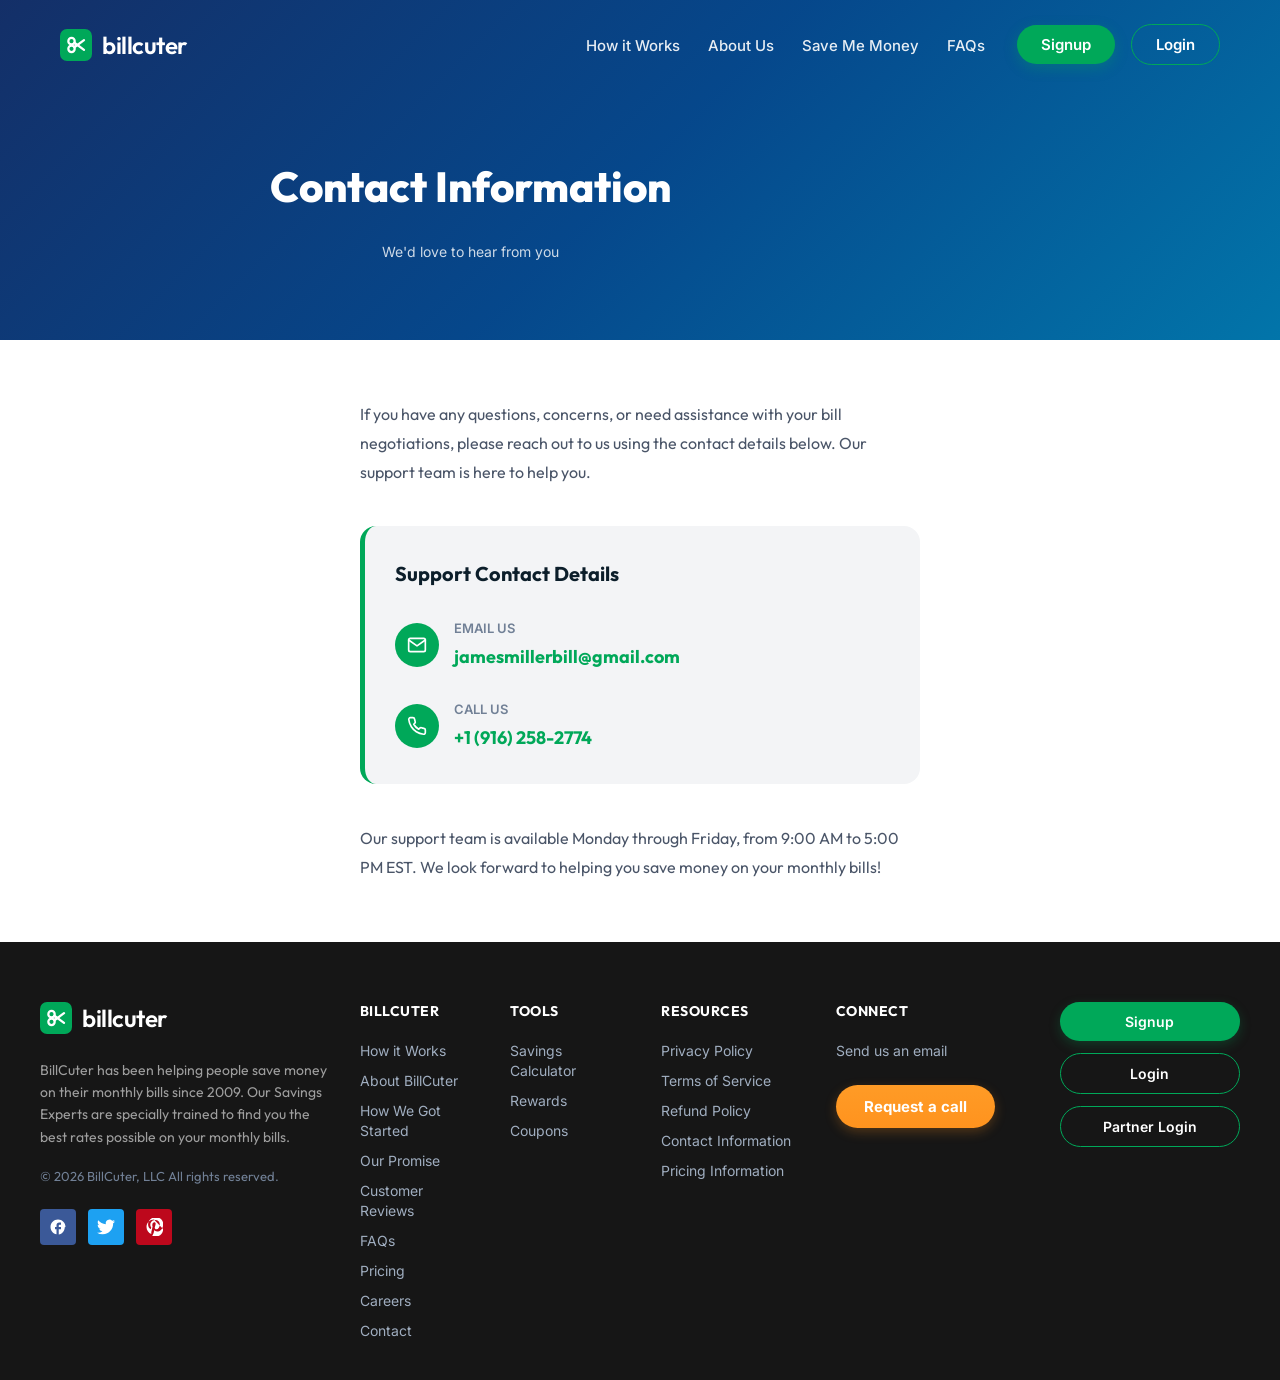
<file: contact.html>
<!DOCTYPE html>
<html lang="en">
<head>
  <!-- Google tag (gtag.js) -->
  <script async src="https://www.googletagmanager.com/gtag/js?id=AW-18273162104"></script>
  <script>
    window.dataLayer = window.dataLayer || [];
    function gtag(){dataLayer.push(arguments);}
    gtag('js', new Date());

    gtag('config', 'AW-18273162104');
  </script>
  <meta charset="UTF-8">
  <meta name="viewport" content="width=device-width, initial-scale=1.0">
  <title>Contact Information - BillCuter</title>
  <meta name="description" content="Contact Information for BillCuter - Save Money on Your Monthly Bills.">
  <link rel="stylesheet" href="style.css?v=999">
</head>
<body>
  <!-- Header -->
  <header>
    <a href="index.html" class="logo-container">
      <!-- Brand Logo Icon -->
      <svg viewBox="0 0 100 100" class="logo-icon-svg" style="width: 32px; height: 32px;">
        <rect x="0" y="0" width="100" height="100" rx="22" fill="var(--primary-green)"></rect>
        <circle cx="36" cy="38" r="10" stroke="white" stroke-width="7" fill="none"></circle>
        <circle cx="36" cy="62" r="10" stroke="white" stroke-width="7" fill="none"></circle>
        <line x1="45" y1="43" x2="75" y2="65" stroke="white" stroke-width="7" stroke-linecap="round"></line>
        <line x1="45" y1="57" x2="75" y2="35" stroke="white" stroke-width="7" stroke-linecap="round"></line>
        <circle cx="48" cy="50" r="3.5" fill="white"></circle>
      </svg>
      <span class="logo-text">billcuter</span>
    </a>
    
    <nav>
      <ul class="nav-links">
        <li><a href="index.html#how-it-works">How it Works</a></li>
        <li><a href="index.html#about-us">About Us</a></li>
        <li><a href="index.html#save-money">Save Me Money</a></li>
        <li><a href="index.html#faqs">FAQs</a></li>
      </ul>
      <div class="header-buttons">
        <a href="index.html#signup" class="btn btn-signup">Signup</a>
        <a href="index.html#login" class="btn btn-login">Login</a>
      </div>
    </nav>
  </header>

  <!-- Page Hero -->
  <section class="static-page-hero">
    <div class="hero-overlay"></div>
    <div class="hero-content" style="margin-top: 0;">
      <h1 class="static-page-title" style="font-size: 42px; font-weight: 800; color: var(--text-white);">Contact Information</h1>
      <p class="last-updated" style="font-size: 14px; opacity: 0.8; font-family: var(--font-family-secondary); color: var(--text-white); margin-top: 10px;">We'd love to hear from you</p>
    </div>
  </section>

  <!-- Main Content Area -->
  <main class="static-page-content" style="max-width: 600px;">
    <p>If you have any questions, concerns, or need assistance with your bill negotiations, please reach out to us using the contact details below. Our support team is here to help you.</p>

    <div class="contact-card" style="background: #F3F4F6; padding: 30px; border-radius: 16px; margin: 40px 0; border-left: 5px solid var(--primary-green); text-align: left;">
      <h3 style="margin-top: 0; color: var(--bg-dark-slate); font-size: 20px; margin-bottom: 25px; text-transform: none; font-weight: 700; letter-spacing: normal;">Support Contact Details</h3>
      
      <div class="contact-method" style="margin-bottom: 25px; display: flex; align-items: center; gap: 15px;">
        <div style="background: var(--primary-green); width: 44px; height: 44px; border-radius: 50%; display: flex; align-items: center; justify-content: center; color: white; flex-shrink: 0;">
          <svg viewBox="0 0 24 24" width="20" height="20" fill="none" stroke="currentColor" stroke-width="2" stroke-linecap="round" stroke-linejoin="round">
            <path d="M4 4h16c1.1 0 2 .9 2 2v12c0 1.1-.9 2-2 2H4c-1.1 0-2-.9-2-2V6c0-1.1.9-2 2-2z"></path>
            <polyline points="22,6 12,13 2,6"></polyline>
          </svg>
        </div>
        <div>
          <strong style="display: block; font-size: 13px; color: #718096; text-transform: uppercase; font-family: var(--font-family-secondary); font-weight: 600;">Email Us</strong>
          <a href="mailto:jamesmillerbill@gmail.com" style="color: var(--primary-green); font-size: 18px; font-weight: 700; text-decoration: none; transition: color var(--transition-fast);">jamesmillerbill@gmail.com</a>
        </div>
      </div>

      <div class="contact-method" style="display: flex; align-items: center; gap: 15px;">
        <div style="background: var(--primary-green); width: 44px; height: 44px; border-radius: 50%; display: flex; align-items: center; justify-content: center; color: white; flex-shrink: 0;">
          <svg viewBox="0 0 24 24" width="20" height="20" fill="none" stroke="currentColor" stroke-width="2" stroke-linecap="round" stroke-linejoin="round">
            <path d="M22 16.92v3a2 2 0 0 1-2.18 2 19.79 19.79 0 0 1-8.63-3.07 19.5 19.5 0 0 1-6-6 19.79 19.79 0 0 1-3.07-8.67A2 2 0 0 1 4.11 2h3a2 2 0 0 1 2 1.72 12.84 12.84 0 0 0 .7 2.81 2 2 0 0 1-.45 2.11L8.09 9.91a16 16 0 0 0 6 6l1.27-1.27a2 2 0 0 1 2.11-.45 12.84 12.84 0 0 0 2.81.7A2 2 0 0 1 22 16.92z"></path>
          </svg>
        </div>
        <div>
          <strong style="display: block; font-size: 13px; color: #718096; text-transform: uppercase; font-family: var(--font-family-secondary); font-weight: 600;">Call Us</strong>
          <a href="tel:+19162582774" style="color: var(--primary-green); font-size: 18px; font-weight: 700; text-decoration: none; transition: color var(--transition-fast);">+1 (916) 258-2774</a>
        </div>
      </div>
    </div>
    
    <p>Our support team is available Monday through Friday, from 9:00 AM to 5:00 PM EST. We look forward to helping you save money on your monthly bills!</p>
  </main>

  <!-- Footer -->
  <footer>
    <div class="footer-container">
      <!-- Column 1: Brand/About & Socials -->
      <div class="footer-col brand-col">
        <a href="index.html" class="logo-container">
          <!-- Brand Logo Icon -->
          <svg viewBox="0 0 100 100" class="logo-icon-svg" style="width: 32px; height: 32px;">
            <rect x="0" y="0" width="100" height="100" rx="22" fill="var(--primary-green)"></rect>
            <circle cx="36" cy="38" r="10" stroke="white" stroke-width="7" fill="none"></circle>
            <circle cx="36" cy="62" r="10" stroke="white" stroke-width="7" fill="none"></circle>
            <line x1="45" y1="43" x2="75" y2="65" stroke="white" stroke-width="7" stroke-linecap="round"></line>
            <line x1="45" y1="57" x2="75" y2="35" stroke="white" stroke-width="7" stroke-linecap="round"></line>
            <circle cx="48" cy="50" r="3.5" fill="white"></circle>
          </svg>
          <span class="logo-text">billcuter</span>
        </a>
        <p class="footer-desc">BillCuter has been helping people save money on their monthly bills since 2009. Our Savings Experts are specially trained to find you the best rates possible on your monthly bills.</p>
        <p class="footer-copyright">&copy; 2026 BillCuter, LLC All rights reserved.</p>
        <div class="footer-socials">
          <a href="#" class="social-btn facebook" aria-label="Facebook">
            <svg viewBox="0 0 24 24" width="18" height="18" fill="currentColor">
              <path d="M22 12c0-5.52-4.48-10-10-10S2 6.48 2 12c0 4.84 3.44 8.87 8 9.8V15H8v-3h2V9.5C10 7.57 11.57 6 13.5 6H16v3h-2c-.55 0-1 .45-1 1v2h3v3h-3v6.95c4.56-.93 8-4.96 8-9.75z"/>
            </svg>
          </a>
          <a href="#" class="social-btn twitter" aria-label="Twitter">
            <svg viewBox="0 0 24 24" width="18" height="18" fill="currentColor">
              <path d="M23.953 4.57a10 10 0 01-2.825.775 4.958 4.958 0 002.163-2.723c-.951.555-2.005.959-3.127 1.184a4.92 4.92 0 00-8.384 4.482C7.69 8.095 4.067 6.13 1.64 3.162a4.822 4.822 0 00-.666 2.475c0 1.71.87 3.213 2.188 4.096a4.904 4.904 0 01-2.228-.616v.06a4.923 4.923 0 003.946 4.827 4.996 4.996 0 01-2.212.085 4.936 4.936 0 004.604 3.417 9.867 9.867 0 01-6.102 2.105c-.39 0-.779-.023-1.17-.067a13.995 13.995 0 007.557 2.209c9.053 0 13.998-7.496 13.998-13.985 0-.21 0-.42-.015-.63A9.935 9.935 0 0024 4.59z"/>
            </svg>
          </a>
          <a href="#" class="social-btn pinterest" aria-label="Pinterest">
            <svg viewBox="0 0 24 24" width="18" height="18" fill="currentColor">
              <path d="M12 2C6.48 2 2 6.48 2 12c0 4.27 2.68 7.92 6.47 9.38-.09-.8-.17-2.02.03-2.9l1.69-7.14s-.43-.87-.43-2.15c0-2.01 1.17-3.52 2.62-3.52 1.24 0 1.84.93 1.84 2.04 0 1.24-.79 3.1-1.2 4.82-.34 1.45.73 2.63 2.16 2.63 2.59 0 4.59-2.73 4.59-6.68 0-3.49-2.51-5.94-6.09-5.94-4.15 0-6.6 3.12-6.6 6.35 0 1.26.48 2.6 1.09 3.35.12.15.14.28.1.43l-.43 1.76c-.07.28-.23.35-.53.21-1.97-.92-3.2-3.8-3.2-6.12 0-4.99 3.62-9.56 10.45-9.56 5.48 0 9.75 3.91 9.75 9.14 0 5.45-3.44 9.84-8.21 9.84-1.6 0-3.11-.83-3.63-1.81l-.99 3.77c-.36 1.37-1.33 3.09-1.98 4.15 1.5.46 3.09.71 4.74.71 5.52 0 10-4.48 10-10S17.52 2c12 0 12 0 12 0z"/>
            </svg>
          </a>
        </div>
      </div>

      <!-- Column 2: BillCuter Links -->
      <div class="footer-col">
        <h3>BILLCUTER</h3>
        <ul>
          <li><a href="index.html#how-it-works">How it Works</a></li>
          <li><a href="index.html#about-us">About BillCuter</a></li>
          <li><a href="index.html#how-we-got-started">How We Got Started</a></li>
          <li><a href="index.html#our-promise">Our Promise</a></li>
          <li><a href="index.html#reviews">Customer Reviews</a></li>
          <li><a href="index.html#faqs">FAQs</a></li>
          <li><a href="index.html#pricing">Pricing</a></li>
          <li><a href="index.html#careers">Careers</a></li>
          <li><a href="index.html#contact">Contact</a></li>
        </ul>
      </div>

      <!-- Column 3: Tools Links -->
      <div class="footer-col">
        <h3>TOOLS</h3>
        <ul>
          <li><a href="index.html#calculator">Savings Calculator</a></li>
          <li><a href="index.html#rewards">Rewards</a></li>
          <li><a href="index.html#coupons">Coupons</a></li>
        </ul>
      </div>

      <!-- Column 4: Resources Links -->
      <div class="footer-col">
        <h3>RESOURCES</h3>
        <ul>
          <li><a href="privacy.html">Privacy Policy</a></li>
          <li><a href="terms.html">Terms of Service</a></li>
          <li><a href="refund.html">Refund Policy</a></li>
          <li><a href="contact.html">Contact Information</a></li>
          <li><a href="pricing.html">Pricing Information</a></li>
        </ul>
      </div>

      <!-- Column 5: Connect Link & Call CTA -->
      <div class="footer-col connect-col">
        <h3>CONNECT</h3>
        <ul>
          <li><a href="mailto:info@billcuter.com">Send us an email</a></li>
        </ul>
        <a href="index.html#request-call" class="btn btn-request-call">Request a call</a>
      </div>

      <!-- Column 6: Action Buttons -->
      <div class="footer-col actions-col">
        <a href="index.html#signup" class="btn btn-footer-action btn-signup-footer">Signup</a>
        <a href="index.html#login" class="btn btn-footer-action btn-login-footer">Login</a>
        <a href="index.html#partner-login" class="btn btn-footer-action btn-partner-footer">Partner Login</a>
      </div>
    </div>
  </footer>

  <!-- Registration Modal -->
  <div class="modal-overlay" id="registerModal" style="display: none;">
    <div class="modal-card">
      <button class="modal-close" id="closeRegisterModal" aria-label="Close modal">&times;</button>
      <div class="modal-header">
        <!-- Logo -->
        <div class="logo-container">
          <svg viewBox="0 0 100 100" class="logo-icon-svg" style="width: 32px; height: 32px;">
            <rect x="0" y="0" width="100" height="100" rx="22" fill="var(--primary-green)"></rect>
            <circle cx="36" cy="38" r="10" stroke="white" stroke-width="7" fill="none"></circle>
            <circle cx="36" cy="62" r="10" stroke="white" stroke-width="7" fill="none"></circle>
            <line x1="45" y1="43" x2="75" y2="65" stroke="white" stroke-width="7" stroke-linecap="round"></line>
            <line x1="45" y1="57" x2="75" y2="35" stroke="white" stroke-width="7" stroke-linecap="round"></line>
            <circle cx="48" cy="50" r="3.5" fill="white"></circle>
          </svg>
          <span class="logo-text">billcuter</span>
        </div>
        <h2 class="modal-title">Create Your Account</h2>
        <p class="modal-subtitle">Start saving on your monthly bills today.</p>
      </div>
      
      <form class="modal-form" id="registerForm">
        <!-- Full Name -->
        <div class="form-group">
          <label for="regFullName">Full Name</label>
          <div class="input-wrapper">
            <svg class="input-icon" viewBox="0 0 24 24" width="18" height="18" fill="none" stroke="currentColor" stroke-width="2">
              <path d="M20 21v-2a4 4 0 0 0-4-4H8a4 4 0 0 0-4 4v2"/>
              <circle cx="12" cy="7" r="4"/>
            </svg>
            <input type="text" id="regFullName" placeholder="Enter your full name" required>
          </div>
        </div>

        <!-- Email -->
        <div class="form-group">
          <label for="regEmail">Email Address</label>
          <div class="input-wrapper">
            <svg class="input-icon" viewBox="0 0 24 24" width="18" height="18" fill="none" stroke="currentColor" stroke-width="2">
              <path d="M4 4h16c1.1 0 2 .9 2 2v12c0 1.1-.9 2-2 2H4c-1.1 0-2-.9-2-2V6c0-1.1.9-2 2-2z"/>
              <polyline points="22,6 12,13 2,6"/>
            </svg>
            <input type="email" id="regEmail" placeholder="Enter your email" required>
          </div>
        </div>

        <!-- Phone Number -->
        <div class="form-group">
          <label for="regPhone">Phone Number</label>
          <div class="input-wrapper">
            <svg class="input-icon" viewBox="0 0 24 24" width="18" height="18" fill="none" stroke="currentColor" stroke-width="2">
              <path d="M22 16.92v3a2 2 0 0 1-2.18 2 19.79 19.79 0 0 1-8.63-3.07 19.5 19.5 0 0 1-6-6 19.79 19.79 0 0 1-3.07-8.67A2 2 0 0 1 4.11 2h3a2 2 0 0 1 2 1.72 12.84 12.84 0 0 0 .7 2.81 2 2 0 0 1-.45 2.11L8.09 9.91a16 16 0 0 0 6 6l1.27-1.27a2 2 0 0 1 2.11-.45 12.84 12.84 0 0 0 2.81.7A2 2 0 0 1 22 16.92z"/>
            </svg>
            <input type="tel" id="regPhone" placeholder="Enter your phone number" required>
          </div>
        </div>

        <!-- Password -->
        <div class="form-group">
          <label for="regPassword">Create a Password</label>
          <div class="input-wrapper">
            <svg class="input-icon" viewBox="0 0 24 24" width="18" height="18" fill="none" stroke="currentColor" stroke-width="2">
              <rect x="3" y="11" width="18" height="11" rx="2" ry="2"/>
              <path d="M7 11V7a5 5 0 0 1 10 0v4"/>
            </svg>
            <input type="password" id="regPassword" placeholder="Create a strong password" required>
          </div>
        </div>

        <button type="submit" class="btn btn-modal-submit">Create Account</button>
      </form>
    </div>
  </div>

  <!-- Success Popup Modal -->
  <div class="modal-overlay" id="successModal" style="display: none;">
    <div class="modal-card success-card">
      <div class="success-icon-wrapper">
        <svg viewBox="0 0 24 24" width="48" height="48" fill="none" stroke="var(--primary-green)" stroke-width="3" stroke-linecap="round" stroke-linejoin="round">
          <polyline points="20 6 9 17 4 12"/>
        </svg>
      </div>
      <h2 class="modal-title">Registration Successful!</h2>
      <p class="success-message">We will get back to you within 24 hours.</p>
      <button class="btn btn-success-ok" id="closeSuccessModal">OK</button>
    </div>
  </div>

  <script src="script.js?v=1.0.1"></script>
</body>
</html>
</file>
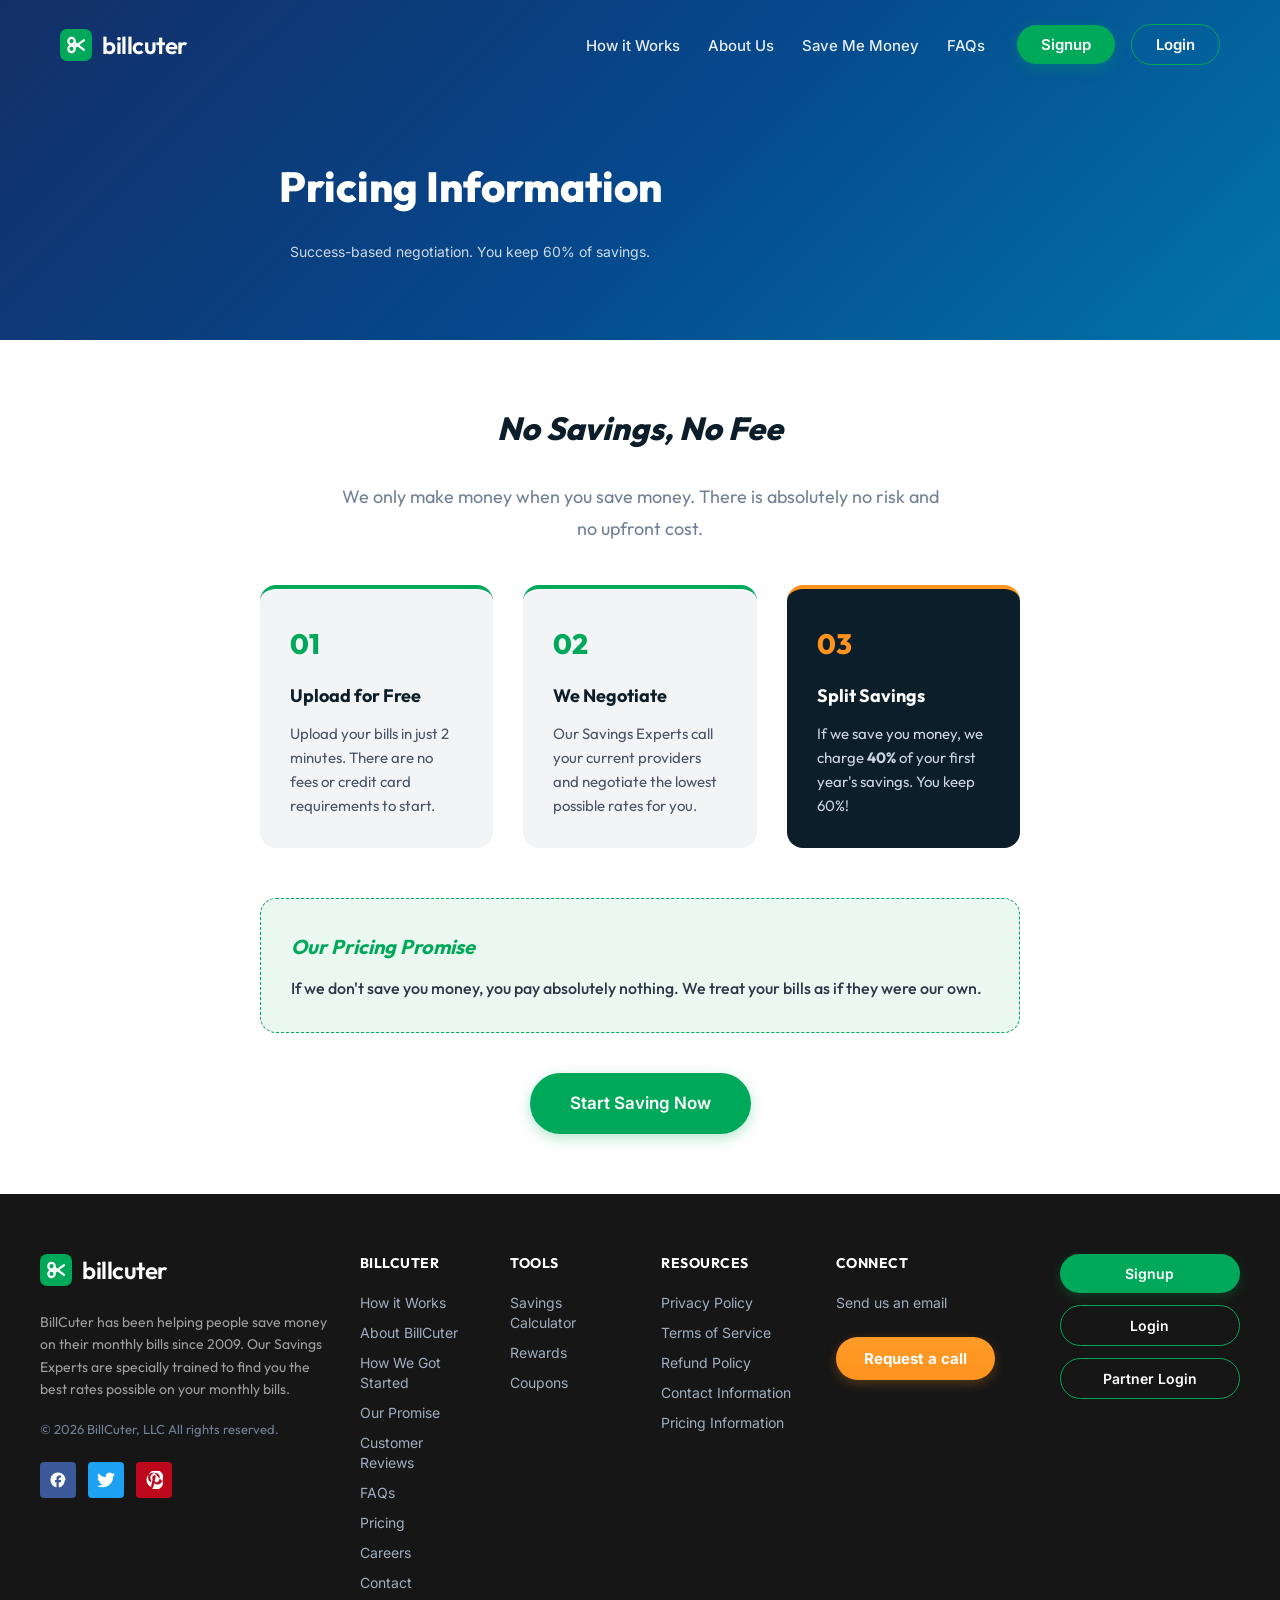
<file: pricing.html>
<!DOCTYPE html>
<html lang="en">
<head>
  <!-- Google tag (gtag.js) -->
  <script async src="https://www.googletagmanager.com/gtag/js?id=AW-18273162104"></script>
  <script>
    window.dataLayer = window.dataLayer || [];
    function gtag(){dataLayer.push(arguments);}
    gtag('js', new Date());

    gtag('config', 'AW-18273162104');
  </script>
  <meta charset="UTF-8">
  <meta name="viewport" content="width=device-width, initial-scale=1.0">
  <title>Pricing Information - BillCuter</title>
  <meta name="description" content="Pricing Information for BillCuter - Save Money on Your Monthly Bills.">
  <link rel="stylesheet" href="style.css?v=999">
</head>
<body>
  <!-- Header -->
  <header>
    <a href="index.html" class="logo-container">
      <!-- Brand Logo Icon -->
      <svg viewBox="0 0 100 100" class="logo-icon-svg" style="width: 32px; height: 32px;">
        <rect x="0" y="0" width="100" height="100" rx="22" fill="var(--primary-green)"></rect>
        <circle cx="36" cy="38" r="10" stroke="white" stroke-width="7" fill="none"></circle>
        <circle cx="36" cy="62" r="10" stroke="white" stroke-width="7" fill="none"></circle>
        <line x1="45" y1="43" x2="75" y2="65" stroke="white" stroke-width="7" stroke-linecap="round"></line>
        <line x1="45" y1="57" x2="75" y2="35" stroke="white" stroke-width="7" stroke-linecap="round"></line>
        <circle cx="48" cy="50" r="3.5" fill="white"></circle>
      </svg>
      <span class="logo-text">billcuter</span>
    </a>
    
    <nav>
      <ul class="nav-links">
        <li><a href="index.html#how-it-works">How it Works</a></li>
        <li><a href="index.html#about-us">About Us</a></li>
        <li><a href="index.html#save-money">Save Me Money</a></li>
        <li><a href="index.html#faqs">FAQs</a></li>
      </ul>
      <div class="header-buttons">
        <a href="index.html#signup" class="btn btn-signup">Signup</a>
        <a href="index.html#login" class="btn btn-login">Login</a>
      </div>
    </nav>
  </header>

  <!-- Page Hero -->
  <section class="static-page-hero">
    <div class="hero-overlay"></div>
    <div class="hero-content" style="margin-top: 0;">
      <h1 class="static-page-title" style="font-size: 42px; font-weight: 800; color: var(--text-white);">Pricing Information</h1>
      <p class="last-updated" style="font-size: 14px; opacity: 0.8; font-family: var(--font-family-secondary); color: var(--text-white); margin-top: 10px;">Success-based negotiation. You keep 60% of savings.</p>
    </div>
  </section>

  <!-- Main Content Area -->
  <main class="static-page-content" style="max-width: 800px; text-align: center;">
    <h2 style="font-size: 32px; font-weight: 800; color: var(--bg-dark-slate); border-bottom: none; margin-top: 20px; font-style: italic;">No Savings, No Fee</h2>
    <p style="font-size: 18px; color: #718096; max-width: 600px; margin: 0 auto 40px auto;">We only make money when you save money. There is absolutely no risk and no upfront cost.</p>

    <!-- Pricing Steps Grid / Cards -->
    <div class="pricing-grid" style="display: grid; grid-template-columns: repeat(auto-fit, minmax(220px, 1fr)); gap: 30px; margin-bottom: 50px; text-align: left;">
      
      <!-- Card 1 -->
      <div class="pricing-card" style="background: #F3F4F6; padding: 30px; border-radius: 16px; border-top: 4px solid var(--primary-green);">
        <div style="font-size: 28px; font-weight: 800; color: var(--primary-green); margin-bottom: 10px;">01</div>
        <h3 style="margin-top: 0; color: var(--bg-dark-slate); font-size: 18px; margin-bottom: 10px; text-transform: none; font-weight: 700; letter-spacing: normal;">Upload for Free</h3>
        <p style="font-size: 15px; color: #4a5568; line-height: 1.6; margin: 0;">Upload your bills in just 2 minutes. There are no fees or credit card requirements to start.</p>
      </div>

      <!-- Card 2 -->
      <div class="pricing-card" style="background: #F3F4F6; padding: 30px; border-radius: 16px; border-top: 4px solid var(--primary-green);">
        <div style="font-size: 28px; font-weight: 800; color: var(--primary-green); margin-bottom: 10px;">02</div>
        <h3 style="margin-top: 0; color: var(--bg-dark-slate); font-size: 18px; margin-bottom: 10px; text-transform: none; font-weight: 700; letter-spacing: normal;">We Negotiate</h3>
        <p style="font-size: 15px; color: #4a5568; line-height: 1.6; margin: 0;">Our Savings Experts call your current providers and negotiate the lowest possible rates for you.</p>
      </div>

      <!-- Card 3 -->
      <div class="pricing-card" style="background: var(--bg-dark-slate); padding: 30px; border-radius: 16px; border-top: 4px solid var(--primary-orange); color: white;">
        <div style="font-size: 28px; font-weight: 800; color: var(--primary-orange); margin-bottom: 10px;">03</div>
        <h3 style="margin-top: 0; color: white; font-size: 18px; margin-bottom: 10px; text-transform: none; font-weight: 700; letter-spacing: normal;">Split Savings</h3>
        <p style="font-size: 15px; color: #cbd5e0; line-height: 1.6; margin: 0;">If we save you money, we charge <strong>40%</strong> of your first year's savings. You keep 60%!</p>
      </div>

    </div>

    <!-- Highlighted Summary Box -->
    <div style="background: rgba(0, 168, 89, 0.08); padding: 30px; border-radius: 16px; border: 1.5px dashed var(--primary-green); margin-bottom: 40px; text-align: left;">
      <h3 style="margin-top: 0; color: var(--primary-green); font-size: 20px; margin-bottom: 10px; font-style: italic; text-transform: none; font-weight: 700; letter-spacing: normal;">Our Pricing Promise</h3>
      <p style="font-size: 16px; color: #2d3748; line-height: 1.7; margin: 0; font-weight: 500;">
        If we don't save you money, you pay absolutely nothing. We treat your bills as if they were our own.
      </p>
    </div>

    <a href="index.html#signup" class="btn btn-signup" style="padding: 15px 40px; font-size: 17px; box-shadow: 0 4px 14px rgba(0, 168, 89, 0.3);">Start Saving Now</a>
  </main>

  <!-- Footer -->
  <footer>
    <div class="footer-container">
      <!-- Column 1: Brand/About & Socials -->
      <div class="footer-col brand-col">
        <a href="index.html" class="logo-container">
          <!-- Brand Logo Icon -->
          <svg viewBox="0 0 100 100" class="logo-icon-svg" style="width: 32px; height: 32px;">
            <rect x="0" y="0" width="100" height="100" rx="22" fill="var(--primary-green)"></rect>
            <circle cx="36" cy="38" r="10" stroke="white" stroke-width="7" fill="none"></circle>
            <circle cx="36" cy="62" r="10" stroke="white" stroke-width="7" fill="none"></circle>
            <line x1="45" y1="43" x2="75" y2="65" stroke="white" stroke-width="7" stroke-linecap="round"></line>
            <line x1="45" y1="57" x2="75" y2="35" stroke="white" stroke-width="7" stroke-linecap="round"></line>
            <circle cx="48" cy="50" r="3.5" fill="white"></circle>
          </svg>
          <span class="logo-text">billcuter</span>
        </a>
        <p class="footer-desc">BillCuter has been helping people save money on their monthly bills since 2009. Our Savings Experts are specially trained to find you the best rates possible on your monthly bills.</p>
        <p class="footer-copyright">&copy; 2026 BillCuter, LLC All rights reserved.</p>
        <div class="footer-socials">
          <a href="#" class="social-btn facebook" aria-label="Facebook">
            <svg viewBox="0 0 24 24" width="18" height="18" fill="currentColor">
              <path d="M22 12c0-5.52-4.48-10-10-10S2 6.48 2 12c0 4.84 3.44 8.87 8 9.8V15H8v-3h2V9.5C10 7.57 11.57 6 13.5 6H16v3h-2c-.55 0-1 .45-1 1v2h3v3h-3v6.95c4.56-.93 8-4.96 8-9.75z"/>
            </svg>
          </a>
          <a href="#" class="social-btn twitter" aria-label="Twitter">
            <svg viewBox="0 0 24 24" width="18" height="18" fill="currentColor">
              <path d="M23.953 4.57a10 10 0 01-2.825.775 4.958 4.958 0 002.163-2.723c-.951.555-2.005.959-3.127 1.184a4.92 4.92 0 00-8.384 4.482C7.69 8.095 4.067 6.13 1.64 3.162a4.822 4.822 0 00-.666 2.475c0 1.71.87 3.213 2.188 4.096a4.904 4.904 0 01-2.228-.616v.06a4.923 4.923 0 003.946 4.827 4.996 4.996 0 01-2.212.085 4.936 4.936 0 004.604 3.417 9.867 9.867 0 01-6.102 2.105c-.39 0-.779-.023-1.17-.067a13.995 13.995 0 007.557 2.209c9.053 0 13.998-7.496 13.998-13.985 0-.21 0-.42-.015-.63A9.935 9.935 0 0024 4.59z"/>
            </svg>
          </a>
          <a href="#" class="social-btn pinterest" aria-label="Pinterest">
            <svg viewBox="0 0 24 24" width="18" height="18" fill="currentColor">
              <path d="M12 2C6.48 2 2 6.48 2 12c0 4.27 2.68 7.92 6.47 9.38-.09-.8-.17-2.02.03-2.9l1.69-7.14s-.43-.87-.43-2.15c0-2.01 1.17-3.52 2.62-3.52 1.24 0 1.84.93 1.84 2.04 0 1.24-.79 3.1-1.2 4.82-.34 1.45.73 2.63 2.16 2.63 2.59 0 4.59-2.73 4.59-6.68 0-3.49-2.51-5.94-6.09-5.94-4.15 0-6.6 3.12-6.6 6.35 0 1.26.48 2.6 1.09 3.35.12.15.14.28.1.43l-.43 1.76c-.07.28-.23.35-.53.21-1.97-.92-3.2-3.8-3.2-6.12 0-4.99 3.62-9.56 10.45-9.56 5.48 0 9.75 3.91 9.75 9.14 0 5.45-3.44 9.84-8.21 9.84-1.6 0-3.11-.83-3.63-1.81l-.99 3.77c-.36 1.37-1.33 3.09-1.98 4.15 1.5.46 3.09.71 4.74.71 5.52 0 10-4.48 10-10S17.52 2c12 0 12 0 12 0z"/>
            </svg>
          </a>
        </div>
      </div>

      <!-- Column 2: BillCuter Links -->
      <div class="footer-col">
        <h3>BILLCUTER</h3>
        <ul>
          <li><a href="index.html#how-it-works">How it Works</a></li>
          <li><a href="index.html#about-us">About BillCuter</a></li>
          <li><a href="index.html#how-we-got-started">How We Got Started</a></li>
          <li><a href="index.html#our-promise">Our Promise</a></li>
          <li><a href="index.html#reviews">Customer Reviews</a></li>
          <li><a href="index.html#faqs">FAQs</a></li>
          <li><a href="index.html#pricing">Pricing</a></li>
          <li><a href="index.html#careers">Careers</a></li>
          <li><a href="index.html#contact">Contact</a></li>
        </ul>
      </div>

      <!-- Column 3: Tools Links -->
      <div class="footer-col">
        <h3>TOOLS</h3>
        <ul>
          <li><a href="index.html#calculator">Savings Calculator</a></li>
          <li><a href="index.html#rewards">Rewards</a></li>
          <li><a href="index.html#coupons">Coupons</a></li>
        </ul>
      </div>

      <!-- Column 4: Resources Links -->
      <div class="footer-col">
        <h3>RESOURCES</h3>
        <ul>
          <li><a href="privacy.html">Privacy Policy</a></li>
          <li><a href="terms.html">Terms of Service</a></li>
          <li><a href="refund.html">Refund Policy</a></li>
          <li><a href="contact.html">Contact Information</a></li>
          <li><a href="pricing.html">Pricing Information</a></li>
        </ul>
      </div>

      <!-- Column 5: Connect Link & Call CTA -->
      <div class="footer-col connect-col">
        <h3>CONNECT</h3>
        <ul>
          <li><a href="mailto:info@billcuter.com">Send us an email</a></li>
        </ul>
        <a href="index.html#request-call" class="btn btn-request-call">Request a call</a>
      </div>

      <!-- Column 6: Action Buttons -->
      <div class="footer-col actions-col">
        <a href="index.html#signup" class="btn btn-footer-action btn-signup-footer">Signup</a>
        <a href="index.html#login" class="btn btn-footer-action btn-login-footer">Login</a>
        <a href="index.html#partner-login" class="btn btn-footer-action btn-partner-footer">Partner Login</a>
      </div>
    </div>
  </footer>

  <!-- Registration Modal -->
  <div class="modal-overlay" id="registerModal" style="display: none;">
    <div class="modal-card">
      <button class="modal-close" id="closeRegisterModal" aria-label="Close modal">&times;</button>
      <div class="modal-header">
        <!-- Logo -->
        <div class="logo-container">
          <svg viewBox="0 0 100 100" class="logo-icon-svg" style="width: 32px; height: 32px;">
            <rect x="0" y="0" width="100" height="100" rx="22" fill="var(--primary-green)"></rect>
            <circle cx="36" cy="38" r="10" stroke="white" stroke-width="7" fill="none"></circle>
            <circle cx="36" cy="62" r="10" stroke="white" stroke-width="7" fill="none"></circle>
            <line x1="45" y1="43" x2="75" y2="65" stroke="white" stroke-width="7" stroke-linecap="round"></line>
            <line x1="45" y1="57" x2="75" y2="35" stroke="white" stroke-width="7" stroke-linecap="round"></line>
            <circle cx="48" cy="50" r="3.5" fill="white"></circle>
          </svg>
          <span class="logo-text">billcuter</span>
        </div>
        <h2 class="modal-title">Create Your Account</h2>
        <p class="modal-subtitle">Start saving on your monthly bills today.</p>
      </div>
      
      <form class="modal-form" id="registerForm">
        <!-- Full Name -->
        <div class="form-group">
          <label for="regFullName">Full Name</label>
          <div class="input-wrapper">
            <svg class="input-icon" viewBox="0 0 24 24" width="18" height="18" fill="none" stroke="currentColor" stroke-width="2">
              <path d="M20 21v-2a4 4 0 0 0-4-4H8a4 4 0 0 0-4 4v2"/>
              <circle cx="12" cy="7" r="4"/>
            </svg>
            <input type="text" id="regFullName" placeholder="Enter your full name" required>
          </div>
        </div>

        <!-- Email -->
        <div class="form-group">
          <label for="regEmail">Email Address</label>
          <div class="input-wrapper">
            <svg class="input-icon" viewBox="0 0 24 24" width="18" height="18" fill="none" stroke="currentColor" stroke-width="2">
              <path d="M4 4h16c1.1 0 2 .9 2 2v12c0 1.1-.9 2-2 2H4c-1.1 0-2-.9-2-2V6c0-1.1.9-2 2-2z"/>
              <polyline points="22,6 12,13 2,6"/>
            </svg>
            <input type="email" id="regEmail" placeholder="Enter your email" required>
          </div>
        </div>

        <!-- Phone Number -->
        <div class="form-group">
          <label for="regPhone">Phone Number</label>
          <div class="input-wrapper">
            <svg class="input-icon" viewBox="0 0 24 24" width="18" height="18" fill="none" stroke="currentColor" stroke-width="2">
              <path d="M22 16.92v3a2 2 0 0 1-2.18 2 19.79 19.79 0 0 1-8.63-3.07 19.5 19.5 0 0 1-6-6 19.79 19.79 0 0 1-3.07-8.67A2 2 0 0 1 4.11 2h3a2 2 0 0 1 2 1.72 12.84 12.84 0 0 0 .7 2.81 2 2 0 0 1-.45 2.11L8.09 9.91a16 16 0 0 0 6 6l1.27-1.27a2 2 0 0 1 2.11-.45 12.84 12.84 0 0 0 2.81.7A2 2 0 0 1 22 16.92z"/>
            </svg>
            <input type="tel" id="regPhone" placeholder="Enter your phone number" required>
          </div>
        </div>

        <!-- Password -->
        <div class="form-group">
          <label for="regPassword">Create a Password</label>
          <div class="input-wrapper">
            <svg class="input-icon" viewBox="0 0 24 24" width="18" height="18" fill="none" stroke="currentColor" stroke-width="2">
              <rect x="3" y="11" width="18" height="11" rx="2" ry="2"/>
              <path d="M7 11V7a5 5 0 0 1 10 0v4"/>
            </svg>
            <input type="password" id="regPassword" placeholder="Create a strong password" required>
          </div>
        </div>

        <button type="submit" class="btn btn-modal-submit">Create Account</button>
      </form>
    </div>
  </div>

  <!-- Success Popup Modal -->
  <div class="modal-overlay" id="successModal" style="display: none;">
    <div class="modal-card success-card">
      <div class="success-icon-wrapper">
        <svg viewBox="0 0 24 24" width="48" height="48" fill="none" stroke="var(--primary-green)" stroke-width="3" stroke-linecap="round" stroke-linejoin="round">
          <polyline points="20 6 9 17 4 12"/>
        </svg>
      </div>
      <h2 class="modal-title">Registration Successful!</h2>
      <p class="success-message">We will get back to you within 24 hours.</p>
      <button class="btn btn-success-ok" id="closeSuccessModal">OK</button>
    </div>
  </div>

  <script src="script.js?v=1.0.1"></script>
</body>
</html>
</file>
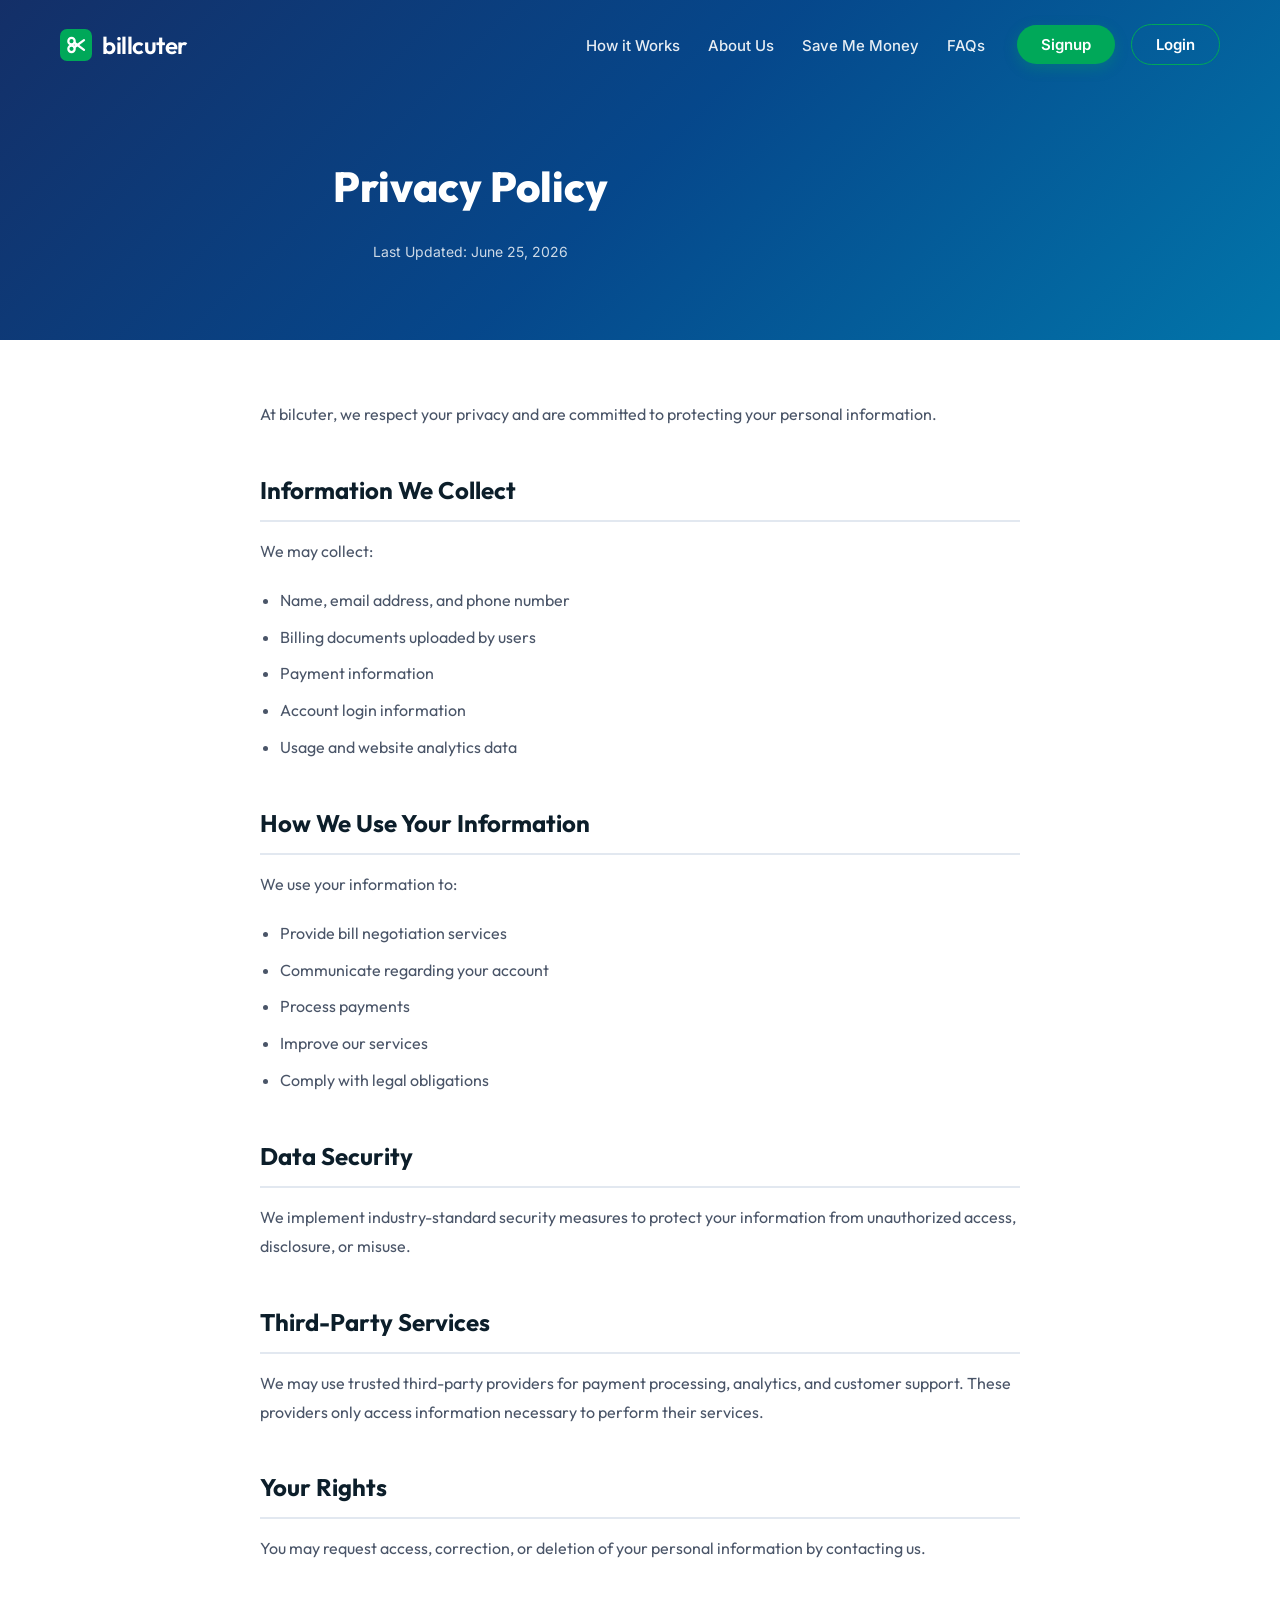
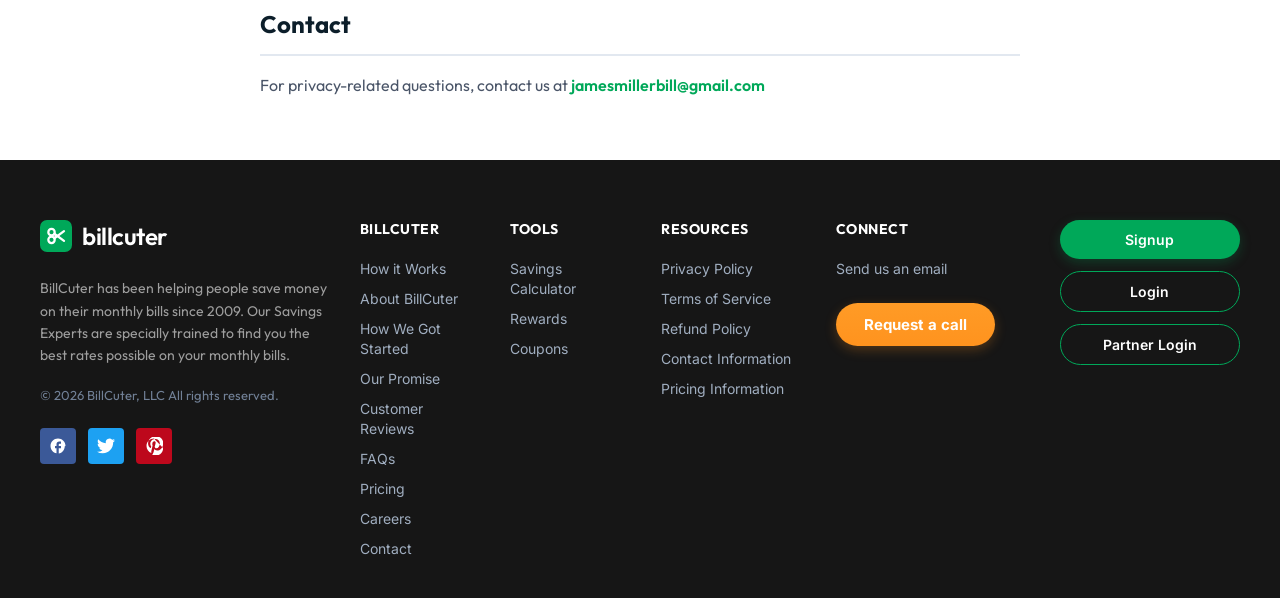
<file: privacy.html>
<!DOCTYPE html>
<html lang="en">
<head>
  <!-- Google tag (gtag.js) -->
  <script async src="https://www.googletagmanager.com/gtag/js?id=AW-18273162104"></script>
  <script>
    window.dataLayer = window.dataLayer || [];
    function gtag(){dataLayer.push(arguments);}
    gtag('js', new Date());

    gtag('config', 'AW-18273162104');
  </script>
  <meta charset="UTF-8">
  <meta name="viewport" content="width=device-width, initial-scale=1.0">
  <title>Privacy Policy - BillCuter</title>
  <meta name="description" content="Privacy Policy for BillCuter - Save Money on Your Monthly Bills.">
  <link rel="stylesheet" href="style.css?v=999">
</head>
<body>
  <!-- Header -->
  <header>
    <a href="index.html" class="logo-container">
      <!-- Brand Logo Icon -->
      <svg viewBox="0 0 100 100" class="logo-icon-svg" style="width: 32px; height: 32px;">
        <rect x="0" y="0" width="100" height="100" rx="22" fill="var(--primary-green)"></rect>
        <circle cx="36" cy="38" r="10" stroke="white" stroke-width="7" fill="none"></circle>
        <circle cx="36" cy="62" r="10" stroke="white" stroke-width="7" fill="none"></circle>
        <line x1="45" y1="43" x2="75" y2="65" stroke="white" stroke-width="7" stroke-linecap="round"></line>
        <line x1="45" y1="57" x2="75" y2="35" stroke="white" stroke-width="7" stroke-linecap="round"></line>
        <circle cx="48" cy="50" r="3.5" fill="white"></circle>
      </svg>
      <span class="logo-text">billcuter</span>
    </a>
    
    <nav>
      <ul class="nav-links">
        <li><a href="index.html#how-it-works">How it Works</a></li>
        <li><a href="index.html#about-us">About Us</a></li>
        <li><a href="index.html#save-money">Save Me Money</a></li>
        <li><a href="index.html#faqs">FAQs</a></li>
      </ul>
      <div class="header-buttons">
        <a href="index.html#signup" class="btn btn-signup">Signup</a>
        <a href="index.html#login" class="btn btn-login">Login</a>
      </div>
    </nav>
  </header>

  <!-- Page Hero -->
  <section class="static-page-hero">
    <div class="hero-overlay"></div>
    <div class="hero-content" style="margin-top: 0;">
      <h1 class="static-page-title" style="font-size: 42px; font-weight: 800; color: var(--text-white);">Privacy Policy</h1>
      <p class="last-updated" style="font-size: 14px; opacity: 0.8; font-family: var(--font-family-secondary); color: var(--text-white); margin-top: 10px;">Last Updated: June 25, 2026</p>
    </div>
  </section>

  <!-- Main Content Area -->
  <main class="static-page-content">
    <p>At bilcuter, we respect your privacy and are committed to protecting your personal information.</p>

    <h2>Information We Collect</h2>
    <p>We may collect:</p>
    <ul>
      <li>Name, email address, and phone number</li>
      <li>Billing documents uploaded by users</li>
      <li>Payment information</li>
      <li>Account login information</li>
      <li>Usage and website analytics data</li>
    </ul>

    <h2>How We Use Your Information</h2>
    <p>We use your information to:</p>
    <ul>
      <li>Provide bill negotiation services</li>
      <li>Communicate regarding your account</li>
      <li>Process payments</li>
      <li>Improve our services</li>
      <li>Comply with legal obligations</li>
    </ul>

    <h2>Data Security</h2>
    <p>We implement industry-standard security measures to protect your information from unauthorized access, disclosure, or misuse.</p>

    <h2>Third-Party Services</h2>
    <p>We may use trusted third-party providers for payment processing, analytics, and customer support. These providers only access information necessary to perform their services.</p>

    <h2>Your Rights</h2>
    <p>You may request access, correction, or deletion of your personal information by contacting us.</p>

    <h2>Contact</h2>
    <p>For privacy-related questions, contact us at <a href="mailto:jamesmillerbill@gmail.com" style="color: var(--primary-green); font-weight: 600; text-decoration: none;">jamesmillerbill@gmail.com</a></p>
  </main>

  <!-- Footer -->
  <footer>
    <div class="footer-container">
      <!-- Column 1: Brand/About & Socials -->
      <div class="footer-col brand-col">
        <a href="index.html" class="logo-container">
          <!-- Brand Logo Icon -->
          <svg viewBox="0 0 100 100" class="logo-icon-svg" style="width: 32px; height: 32px;">
            <rect x="0" y="0" width="100" height="100" rx="22" fill="var(--primary-green)"></rect>
            <circle cx="36" cy="38" r="10" stroke="white" stroke-width="7" fill="none"></circle>
            <circle cx="36" cy="62" r="10" stroke="white" stroke-width="7" fill="none"></circle>
            <line x1="45" y1="43" x2="75" y2="65" stroke="white" stroke-width="7" stroke-linecap="round"></line>
            <line x1="45" y1="57" x2="75" y2="35" stroke="white" stroke-width="7" stroke-linecap="round"></line>
            <circle cx="48" cy="50" r="3.5" fill="white"></circle>
          </svg>
          <span class="logo-text">billcuter</span>
        </a>
        <p class="footer-desc">BillCuter has been helping people save money on their monthly bills since 2009. Our Savings Experts are specially trained to find you the best rates possible on your monthly bills.</p>
        <p class="footer-copyright">&copy; 2026 BillCuter, LLC All rights reserved.</p>
        <div class="footer-socials">
          <a href="#" class="social-btn facebook" aria-label="Facebook">
            <svg viewBox="0 0 24 24" width="18" height="18" fill="currentColor">
              <path d="M22 12c0-5.52-4.48-10-10-10S2 6.48 2 12c0 4.84 3.44 8.87 8 9.8V15H8v-3h2V9.5C10 7.57 11.57 6 13.5 6H16v3h-2c-.55 0-1 .45-1 1v2h3v3h-3v6.95c4.56-.93 8-4.96 8-9.75z"/>
            </svg>
          </a>
          <a href="#" class="social-btn twitter" aria-label="Twitter">
            <svg viewBox="0 0 24 24" width="18" height="18" fill="currentColor">
              <path d="M23.953 4.57a10 10 0 01-2.825.775 4.958 4.958 0 002.163-2.723c-.951.555-2.005.959-3.127 1.184a4.92 4.92 0 00-8.384 4.482C7.69 8.095 4.067 6.13 1.64 3.162a4.822 4.822 0 00-.666 2.475c0 1.71.87 3.213 2.188 4.096a4.904 4.904 0 01-2.228-.616v.06a4.923 4.923 0 003.946 4.827 4.996 4.996 0 01-2.212.085 4.936 4.936 0 004.604 3.417 9.867 9.867 0 01-6.102 2.105c-.39 0-.779-.023-1.17-.067a13.995 13.995 0 007.557 2.209c9.053 0 13.998-7.496 13.998-13.985 0-.21 0-.42-.015-.63A9.935 9.935 0 0024 4.59z"/>
            </svg>
          </a>
          <a href="#" class="social-btn pinterest" aria-label="Pinterest">
            <svg viewBox="0 0 24 24" width="18" height="18" fill="currentColor">
              <path d="M12 2C6.48 2 2 6.48 2 12c0 4.27 2.68 7.92 6.47 9.38-.09-.8-.17-2.02.03-2.9l1.69-7.14s-.43-.87-.43-2.15c0-2.01 1.17-3.52 2.62-3.52 1.24 0 1.84.93 1.84 2.04 0 1.24-.79 3.1-1.2 4.82-.34 1.45.73 2.63 2.16 2.63 2.59 0 4.59-2.73 4.59-6.68 0-3.49-2.51-5.94-6.09-5.94-4.15 0-6.6 3.12-6.6 6.35 0 1.26.48 2.6 1.09 3.35.12.15.14.28.1.43l-.43 1.76c-.07.28-.23.35-.53.21-1.97-.92-3.2-3.8-3.2-6.12 0-4.99 3.62-9.56 10.45-9.56 5.48 0 9.75 3.91 9.75 9.14 0 5.45-3.44 9.84-8.21 9.84-1.6 0-3.11-.83-3.63-1.81l-.99 3.77c-.36 1.37-1.33 3.09-1.98 4.15 1.5.46 3.09.71 4.74.71 5.52 0 10-4.48 10-10S17.52 2c12 0 12 0 12 0z"/>
            </svg>
          </a>
        </div>
      </div>

      <!-- Column 2: BillCuter Links -->
      <div class="footer-col">
        <h3>BILLCUTER</h3>
        <ul>
          <li><a href="index.html#how-it-works">How it Works</a></li>
          <li><a href="index.html#about-us">About BillCuter</a></li>
          <li><a href="index.html#how-we-got-started">How We Got Started</a></li>
          <li><a href="index.html#our-promise">Our Promise</a></li>
          <li><a href="index.html#reviews">Customer Reviews</a></li>
          <li><a href="index.html#faqs">FAQs</a></li>
          <li><a href="index.html#pricing">Pricing</a></li>
          <li><a href="index.html#careers">Careers</a></li>
          <li><a href="index.html#contact">Contact</a></li>
        </ul>
      </div>

      <!-- Column 3: Tools Links -->
      <div class="footer-col">
        <h3>TOOLS</h3>
        <ul>
          <li><a href="index.html#calculator">Savings Calculator</a></li>
          <li><a href="index.html#rewards">Rewards</a></li>
          <li><a href="index.html#coupons">Coupons</a></li>
        </ul>
      </div>

      <!-- Column 4: Resources Links -->
      <div class="footer-col">
        <h3>RESOURCES</h3>
        <ul>
          <li><a href="privacy.html">Privacy Policy</a></li>
          <li><a href="terms.html">Terms of Service</a></li>
          <li><a href="refund.html">Refund Policy</a></li>
          <li><a href="contact.html">Contact Information</a></li>
          <li><a href="pricing.html">Pricing Information</a></li>
        </ul>
      </div>

      <!-- Column 5: Connect Link & Call CTA -->
      <div class="footer-col connect-col">
        <h3>CONNECT</h3>
        <ul>
          <li><a href="mailto:info@billcuter.com">Send us an email</a></li>
        </ul>
        <a href="index.html#request-call" class="btn btn-request-call">Request a call</a>
      </div>

      <!-- Column 6: Action Buttons -->
      <div class="footer-col actions-col">
        <a href="index.html#signup" class="btn btn-footer-action btn-signup-footer">Signup</a>
        <a href="index.html#login" class="btn btn-footer-action btn-login-footer">Login</a>
        <a href="index.html#partner-login" class="btn btn-footer-action btn-partner-footer">Partner Login</a>
      </div>
    </div>
  </footer>

  <!-- Registration Modal -->
  <div class="modal-overlay" id="registerModal" style="display: none;">
    <div class="modal-card">
      <button class="modal-close" id="closeRegisterModal" aria-label="Close modal">&times;</button>
      <div class="modal-header">
        <!-- Logo -->
        <div class="logo-container">
          <svg viewBox="0 0 100 100" class="logo-icon-svg" style="width: 32px; height: 32px;">
            <rect x="0" y="0" width="100" height="100" rx="22" fill="var(--primary-green)"></rect>
            <circle cx="36" cy="38" r="10" stroke="white" stroke-width="7" fill="none"></circle>
            <circle cx="36" cy="62" r="10" stroke="white" stroke-width="7" fill="none"></circle>
            <line x1="45" y1="43" x2="75" y2="65" stroke="white" stroke-width="7" stroke-linecap="round"></line>
            <line x1="45" y1="57" x2="75" y2="35" stroke="white" stroke-width="7" stroke-linecap="round"></line>
            <circle cx="48" cy="50" r="3.5" fill="white"></circle>
          </svg>
          <span class="logo-text">billcuter</span>
        </div>
        <h2 class="modal-title">Create Your Account</h2>
        <p class="modal-subtitle">Start saving on your monthly bills today.</p>
      </div>
      
      <form class="modal-form" id="registerForm">
        <!-- Full Name -->
        <div class="form-group">
          <label for="regFullName">Full Name</label>
          <div class="input-wrapper">
            <svg class="input-icon" viewBox="0 0 24 24" width="18" height="18" fill="none" stroke="currentColor" stroke-width="2">
              <path d="M20 21v-2a4 4 0 0 0-4-4H8a4 4 0 0 0-4 4v2"/>
              <circle cx="12" cy="7" r="4"/>
            </svg>
            <input type="text" id="regFullName" placeholder="Enter your full name" required>
          </div>
        </div>

        <!-- Email -->
        <div class="form-group">
          <label for="regEmail">Email Address</label>
          <div class="input-wrapper">
            <svg class="input-icon" viewBox="0 0 24 24" width="18" height="18" fill="none" stroke="currentColor" stroke-width="2">
              <path d="M4 4h16c1.1 0 2 .9 2 2v12c0 1.1-.9 2-2 2H4c-1.1 0-2-.9-2-2V6c0-1.1.9-2 2-2z"/>
              <polyline points="22,6 12,13 2,6"/>
            </svg>
            <input type="email" id="regEmail" placeholder="Enter your email" required>
          </div>
        </div>

        <!-- Phone Number -->
        <div class="form-group">
          <label for="regPhone">Phone Number</label>
          <div class="input-wrapper">
            <svg class="input-icon" viewBox="0 0 24 24" width="18" height="18" fill="none" stroke="currentColor" stroke-width="2">
              <path d="M22 16.92v3a2 2 0 0 1-2.18 2 19.79 19.79 0 0 1-8.63-3.07 19.5 19.5 0 0 1-6-6 19.79 19.79 0 0 1-3.07-8.67A2 2 0 0 1 4.11 2h3a2 2 0 0 1 2 1.72 12.84 12.84 0 0 0 .7 2.81 2 2 0 0 1-.45 2.11L8.09 9.91a16 16 0 0 0 6 6l1.27-1.27a2 2 0 0 1 2.11-.45 12.84 12.84 0 0 0 2.81.7A2 2 0 0 1 22 16.92z"/>
            </svg>
            <input type="tel" id="regPhone" placeholder="Enter your phone number" required>
          </div>
        </div>

        <!-- Password -->
        <div class="form-group">
          <label for="regPassword">Create a Password</label>
          <div class="input-wrapper">
            <svg class="input-icon" viewBox="0 0 24 24" width="18" height="18" fill="none" stroke="currentColor" stroke-width="2">
              <rect x="3" y="11" width="18" height="11" rx="2" ry="2"/>
              <path d="M7 11V7a5 5 0 0 1 10 0v4"/>
            </svg>
            <input type="password" id="regPassword" placeholder="Create a strong password" required>
          </div>
        </div>

        <button type="submit" class="btn btn-modal-submit">Create Account</button>
      </form>
    </div>
  </div>

  <!-- Success Popup Modal -->
  <div class="modal-overlay" id="successModal" style="display: none;">
    <div class="modal-card success-card">
      <div class="success-icon-wrapper">
        <svg viewBox="0 0 24 24" width="48" height="48" fill="none" stroke="var(--primary-green)" stroke-width="3" stroke-linecap="round" stroke-linejoin="round">
          <polyline points="20 6 9 17 4 12"/>
        </svg>
      </div>
      <h2 class="modal-title">Registration Successful!</h2>
      <p class="success-message">We will get back to you within 24 hours.</p>
      <button class="btn btn-success-ok" id="closeSuccessModal">OK</button>
    </div>
  </div>

  <script src="script.js?v=1.0.1"></script>
</body>
</html>
</file>
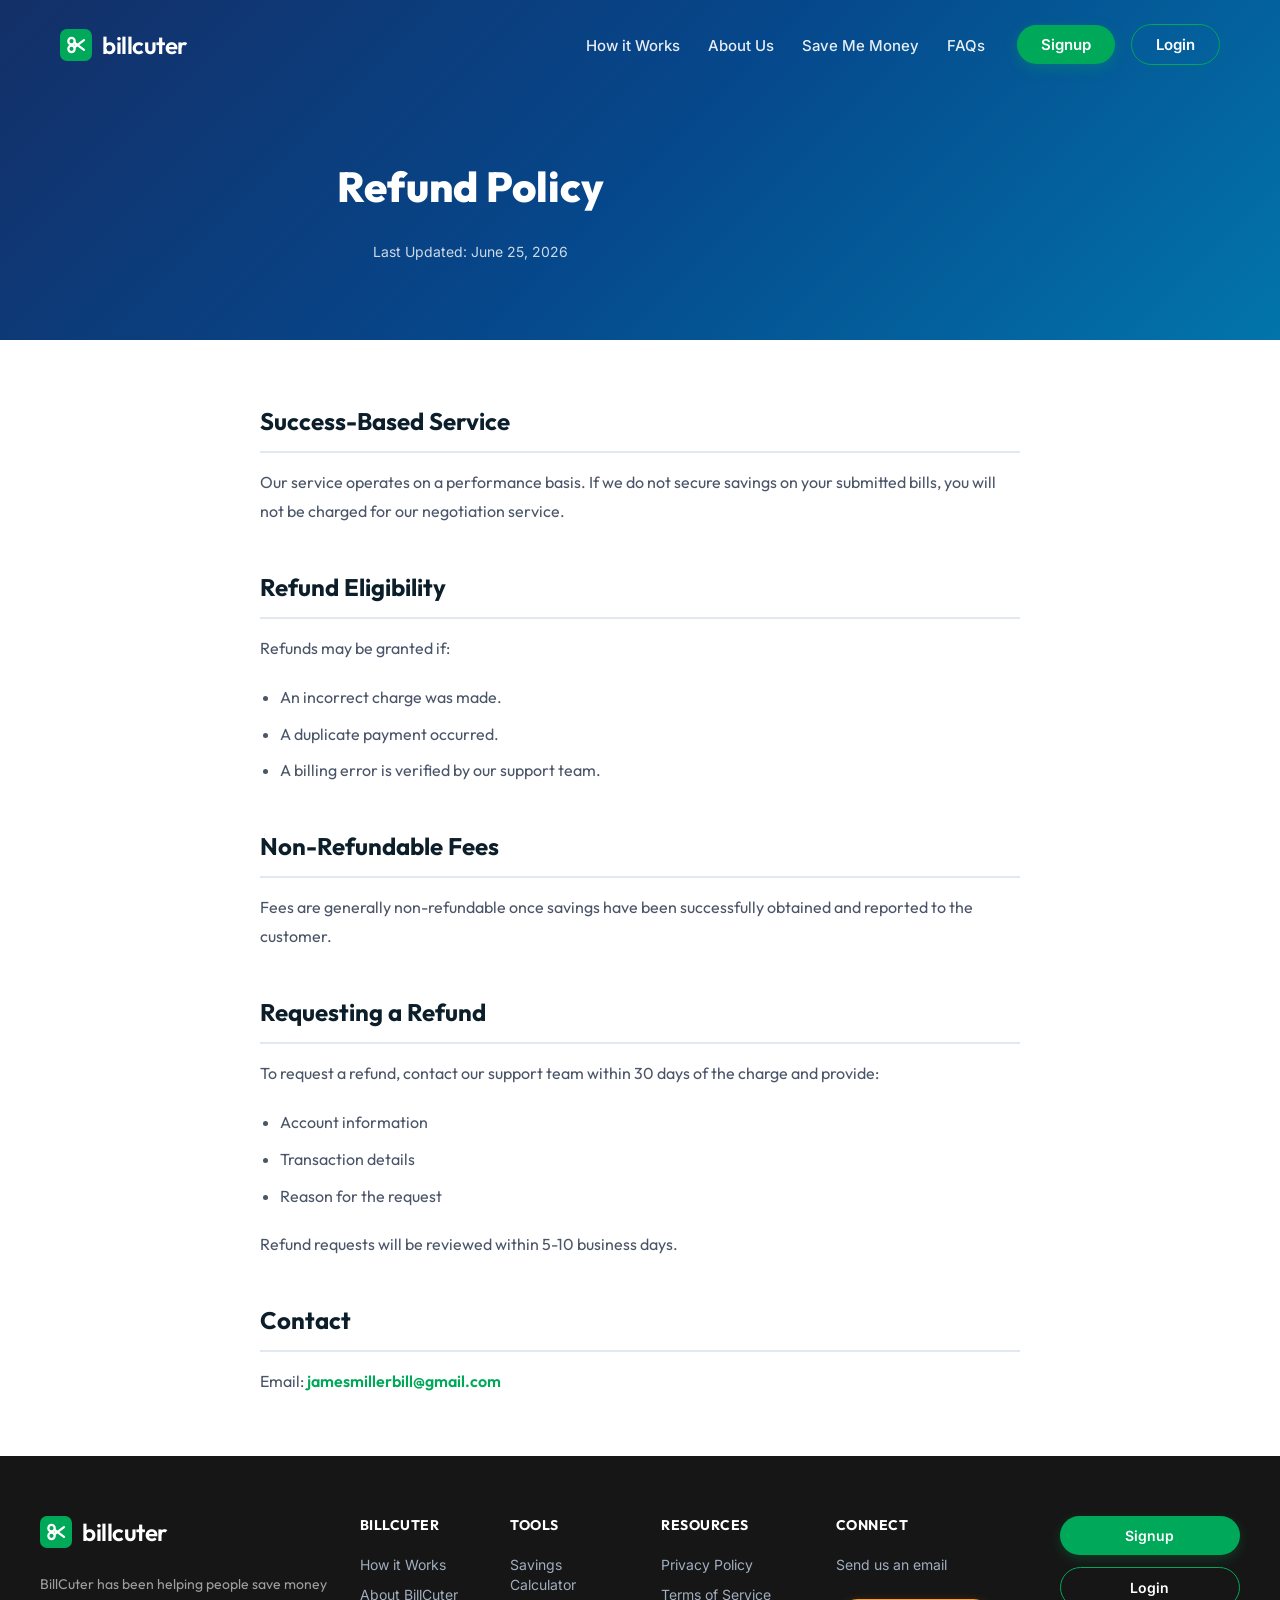
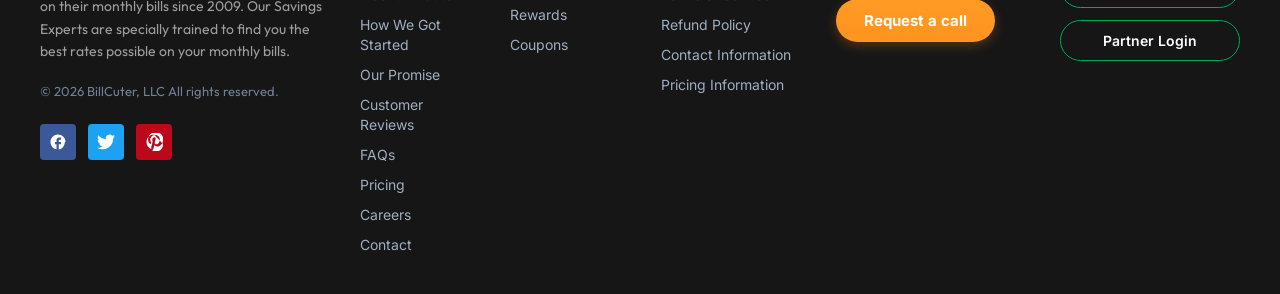
<file: refund.html>
<!DOCTYPE html>
<html lang="en">
<head>
  <!-- Google tag (gtag.js) -->
  <script async src="https://www.googletagmanager.com/gtag/js?id=AW-18273162104"></script>
  <script>
    window.dataLayer = window.dataLayer || [];
    function gtag(){dataLayer.push(arguments);}
    gtag('js', new Date());

    gtag('config', 'AW-18273162104');
  </script>
  <meta charset="UTF-8">
  <meta name="viewport" content="width=device-width, initial-scale=1.0">
  <title>Refund Policy - BillCuter</title>
  <meta name="description" content="Refund Policy for BillCuter - Save Money on Your Monthly Bills.">
  <link rel="stylesheet" href="style.css?v=999">
</head>
<body>
  <!-- Header -->
  <header>
    <a href="index.html" class="logo-container">
      <!-- Brand Logo Icon -->
      <svg viewBox="0 0 100 100" class="logo-icon-svg" style="width: 32px; height: 32px;">
        <rect x="0" y="0" width="100" height="100" rx="22" fill="var(--primary-green)"></rect>
        <circle cx="36" cy="38" r="10" stroke="white" stroke-width="7" fill="none"></circle>
        <circle cx="36" cy="62" r="10" stroke="white" stroke-width="7" fill="none"></circle>
        <line x1="45" y1="43" x2="75" y2="65" stroke="white" stroke-width="7" stroke-linecap="round"></line>
        <line x1="45" y1="57" x2="75" y2="35" stroke="white" stroke-width="7" stroke-linecap="round"></line>
        <circle cx="48" cy="50" r="3.5" fill="white"></circle>
      </svg>
      <span class="logo-text">billcuter</span>
    </a>
    
    <nav>
      <ul class="nav-links">
        <li><a href="index.html#how-it-works">How it Works</a></li>
        <li><a href="index.html#about-us">About Us</a></li>
        <li><a href="index.html#save-money">Save Me Money</a></li>
        <li><a href="index.html#faqs">FAQs</a></li>
      </ul>
      <div class="header-buttons">
        <a href="index.html#signup" class="btn btn-signup">Signup</a>
        <a href="index.html#login" class="btn btn-login">Login</a>
      </div>
    </nav>
  </header>

  <!-- Page Hero -->
  <section class="static-page-hero">
    <div class="hero-overlay"></div>
    <div class="hero-content" style="margin-top: 0;">
      <h1 class="static-page-title" style="font-size: 42px; font-weight: 800; color: var(--text-white);">Refund Policy</h1>
      <p class="last-updated" style="font-size: 14px; opacity: 0.8; font-family: var(--font-family-secondary); color: var(--text-white); margin-top: 10px;">Last Updated: June 25, 2026</p>
    </div>
  </section>

  <!-- Main Content Area -->
  <main class="static-page-content">
    <h2>Success-Based Service</h2>
    <p>Our service operates on a performance basis. If we do not secure savings on your submitted bills, you will not be charged for our negotiation service.</p>

    <h2>Refund Eligibility</h2>
    <p>Refunds may be granted if:</p>
    <ul>
      <li>An incorrect charge was made.</li>
      <li>A duplicate payment occurred.</li>
      <li>A billing error is verified by our support team.</li>
    </ul>

    <h2>Non-Refundable Fees</h2>
    <p>Fees are generally non-refundable once savings have been successfully obtained and reported to the customer.</p>

    <h2>Requesting a Refund</h2>
    <p>To request a refund, contact our support team within 30 days of the charge and provide:</p>
    <ul>
      <li>Account information</li>
      <li>Transaction details</li>
      <li>Reason for the request</li>
    </ul>
    <p>Refund requests will be reviewed within 5-10 business days.</p>

    <h2>Contact</h2>
    <p>Email: <a href="mailto:jamesmillerbill@gmail.com" style="color: var(--primary-green); font-weight: 600; text-decoration: none;">jamesmillerbill@gmail.com</a></p>
  </main>

  <!-- Footer -->
  <footer>
    <div class="footer-container">
      <!-- Column 1: Brand/About & Socials -->
      <div class="footer-col brand-col">
        <a href="index.html" class="logo-container">
          <!-- Brand Logo Icon -->
          <svg viewBox="0 0 100 100" class="logo-icon-svg" style="width: 32px; height: 32px;">
            <rect x="0" y="0" width="100" height="100" rx="22" fill="var(--primary-green)"></rect>
            <circle cx="36" cy="38" r="10" stroke="white" stroke-width="7" fill="none"></circle>
            <circle cx="36" cy="62" r="10" stroke="white" stroke-width="7" fill="none"></circle>
            <line x1="45" y1="43" x2="75" y2="65" stroke="white" stroke-width="7" stroke-linecap="round"></line>
            <line x1="45" y1="57" x2="75" y2="35" stroke="white" stroke-width="7" stroke-linecap="round"></line>
            <circle cx="48" cy="50" r="3.5" fill="white"></circle>
          </svg>
          <span class="logo-text">billcuter</span>
        </a>
        <p class="footer-desc">BillCuter has been helping people save money on their monthly bills since 2009. Our Savings Experts are specially trained to find you the best rates possible on your monthly bills.</p>
        <p class="footer-copyright">&copy; 2026 BillCuter, LLC All rights reserved.</p>
        <div class="footer-socials">
          <a href="#" class="social-btn facebook" aria-label="Facebook">
            <svg viewBox="0 0 24 24" width="18" height="18" fill="currentColor">
              <path d="M22 12c0-5.52-4.48-10-10-10S2 6.48 2 12c0 4.84 3.44 8.87 8 9.8V15H8v-3h2V9.5C10 7.57 11.57 6 13.5 6H16v3h-2c-.55 0-1 .45-1 1v2h3v3h-3v6.95c4.56-.93 8-4.96 8-9.75z"/>
            </svg>
          </a>
          <a href="#" class="social-btn twitter" aria-label="Twitter">
            <svg viewBox="0 0 24 24" width="18" height="18" fill="currentColor">
              <path d="M23.953 4.57a10 10 0 01-2.825.775 4.958 4.958 0 002.163-2.723c-.951.555-2.005.959-3.127 1.184a4.92 4.92 0 00-8.384 4.482C7.69 8.095 4.067 6.13 1.64 3.162a4.822 4.822 0 00-.666 2.475c0 1.71.87 3.213 2.188 4.096a4.904 4.904 0 01-2.228-.616v.06a4.923 4.923 0 003.946 4.827 4.996 4.996 0 01-2.212.085 4.936 4.936 0 004.604 3.417 9.867 9.867 0 01-6.102 2.105c-.39 0-.779-.023-1.17-.067a13.995 13.995 0 007.557 2.209c9.053 0 13.998-7.496 13.998-13.985 0-.21 0-.42-.015-.63A9.935 9.935 0 0024 4.59z"/>
            </svg>
          </a>
          <a href="#" class="social-btn pinterest" aria-label="Pinterest">
            <svg viewBox="0 0 24 24" width="18" height="18" fill="currentColor">
              <path d="M12 2C6.48 2 2 6.48 2 12c0 4.27 2.68 7.92 6.47 9.38-.09-.8-.17-2.02.03-2.9l1.69-7.14s-.43-.87-.43-2.15c0-2.01 1.17-3.52 2.62-3.52 1.24 0 1.84.93 1.84 2.04 0 1.24-.79 3.1-1.2 4.82-.34 1.45.73 2.63 2.16 2.63 2.59 0 4.59-2.73 4.59-6.68 0-3.49-2.51-5.94-6.09-5.94-4.15 0-6.6 3.12-6.6 6.35 0 1.26.48 2.6 1.09 3.35.12.15.14.28.1.43l-.43 1.76c-.07.28-.23.35-.53.21-1.97-.92-3.2-3.8-3.2-6.12 0-4.99 3.62-9.56 10.45-9.56 5.48 0 9.75 3.91 9.75 9.14 0 5.45-3.44 9.84-8.21 9.84-1.6 0-3.11-.83-3.63-1.81l-.99 3.77c-.36 1.37-1.33 3.09-1.98 4.15 1.5.46 3.09.71 4.74.71 5.52 0 10-4.48 10-10S17.52 2c12 0 12 0 12 0z"/>
            </svg>
          </a>
        </div>
      </div>

      <!-- Column 2: BillCuter Links -->
      <div class="footer-col">
        <h3>BILLCUTER</h3>
        <ul>
          <li><a href="index.html#how-it-works">How it Works</a></li>
          <li><a href="index.html#about-us">About BillCuter</a></li>
          <li><a href="index.html#how-we-got-started">How We Got Started</a></li>
          <li><a href="index.html#our-promise">Our Promise</a></li>
          <li><a href="index.html#reviews">Customer Reviews</a></li>
          <li><a href="index.html#faqs">FAQs</a></li>
          <li><a href="index.html#pricing">Pricing</a></li>
          <li><a href="index.html#careers">Careers</a></li>
          <li><a href="index.html#contact">Contact</a></li>
        </ul>
      </div>

      <!-- Column 3: Tools Links -->
      <div class="footer-col">
        <h3>TOOLS</h3>
        <ul>
          <li><a href="index.html#calculator">Savings Calculator</a></li>
          <li><a href="index.html#rewards">Rewards</a></li>
          <li><a href="index.html#coupons">Coupons</a></li>
        </ul>
      </div>

      <!-- Column 4: Resources Links -->
      <div class="footer-col">
        <h3>RESOURCES</h3>
        <ul>
          <li><a href="privacy.html">Privacy Policy</a></li>
          <li><a href="terms.html">Terms of Service</a></li>
          <li><a href="refund.html">Refund Policy</a></li>
          <li><a href="contact.html">Contact Information</a></li>
          <li><a href="pricing.html">Pricing Information</a></li>
        </ul>
      </div>

      <!-- Column 5: Connect Link & Call CTA -->
      <div class="footer-col connect-col">
        <h3>CONNECT</h3>
        <ul>
          <li><a href="mailto:info@billcuter.com">Send us an email</a></li>
        </ul>
        <a href="index.html#request-call" class="btn btn-request-call">Request a call</a>
      </div>

      <!-- Column 6: Action Buttons -->
      <div class="footer-col actions-col">
        <a href="index.html#signup" class="btn btn-footer-action btn-signup-footer">Signup</a>
        <a href="index.html#login" class="btn btn-footer-action btn-login-footer">Login</a>
        <a href="index.html#partner-login" class="btn btn-footer-action btn-partner-footer">Partner Login</a>
      </div>
    </div>
  </footer>

  <!-- Registration Modal -->
  <div class="modal-overlay" id="registerModal" style="display: none;">
    <div class="modal-card">
      <button class="modal-close" id="closeRegisterModal" aria-label="Close modal">&times;</button>
      <div class="modal-header">
        <!-- Logo -->
        <div class="logo-container">
          <svg viewBox="0 0 100 100" class="logo-icon-svg" style="width: 32px; height: 32px;">
            <rect x="0" y="0" width="100" height="100" rx="22" fill="var(--primary-green)"></rect>
            <circle cx="36" cy="38" r="10" stroke="white" stroke-width="7" fill="none"></circle>
            <circle cx="36" cy="62" r="10" stroke="white" stroke-width="7" fill="none"></circle>
            <line x1="45" y1="43" x2="75" y2="65" stroke="white" stroke-width="7" stroke-linecap="round"></line>
            <line x1="45" y1="57" x2="75" y2="35" stroke="white" stroke-width="7" stroke-linecap="round"></line>
            <circle cx="48" cy="50" r="3.5" fill="white"></circle>
          </svg>
          <span class="logo-text">billcuter</span>
        </div>
        <h2 class="modal-title">Create Your Account</h2>
        <p class="modal-subtitle">Start saving on your monthly bills today.</p>
      </div>
      
      <form class="modal-form" id="registerForm">
        <!-- Full Name -->
        <div class="form-group">
          <label for="regFullName">Full Name</label>
          <div class="input-wrapper">
            <svg class="input-icon" viewBox="0 0 24 24" width="18" height="18" fill="none" stroke="currentColor" stroke-width="2">
              <path d="M20 21v-2a4 4 0 0 0-4-4H8a4 4 0 0 0-4 4v2"/>
              <circle cx="12" cy="7" r="4"/>
            </svg>
            <input type="text" id="regFullName" placeholder="Enter your full name" required>
          </div>
        </div>

        <!-- Email -->
        <div class="form-group">
          <label for="regEmail">Email Address</label>
          <div class="input-wrapper">
            <svg class="input-icon" viewBox="0 0 24 24" width="18" height="18" fill="none" stroke="currentColor" stroke-width="2">
              <path d="M4 4h16c1.1 0 2 .9 2 2v12c0 1.1-.9 2-2 2H4c-1.1 0-2-.9-2-2V6c0-1.1.9-2 2-2z"/>
              <polyline points="22,6 12,13 2,6"/>
            </svg>
            <input type="email" id="regEmail" placeholder="Enter your email" required>
          </div>
        </div>

        <!-- Phone Number -->
        <div class="form-group">
          <label for="regPhone">Phone Number</label>
          <div class="input-wrapper">
            <svg class="input-icon" viewBox="0 0 24 24" width="18" height="18" fill="none" stroke="currentColor" stroke-width="2">
              <path d="M22 16.92v3a2 2 0 0 1-2.18 2 19.79 19.79 0 0 1-8.63-3.07 19.5 19.5 0 0 1-6-6 19.79 19.79 0 0 1-3.07-8.67A2 2 0 0 1 4.11 2h3a2 2 0 0 1 2 1.72 12.84 12.84 0 0 0 .7 2.81 2 2 0 0 1-.45 2.11L8.09 9.91a16 16 0 0 0 6 6l1.27-1.27a2 2 0 0 1 2.11-.45 12.84 12.84 0 0 0 2.81.7A2 2 0 0 1 22 16.92z"/>
            </svg>
            <input type="tel" id="regPhone" placeholder="Enter your phone number" required>
          </div>
        </div>

        <!-- Password -->
        <div class="form-group">
          <label for="regPassword">Create a Password</label>
          <div class="input-wrapper">
            <svg class="input-icon" viewBox="0 0 24 24" width="18" height="18" fill="none" stroke="currentColor" stroke-width="2">
              <rect x="3" y="11" width="18" height="11" rx="2" ry="2"/>
              <path d="M7 11V7a5 5 0 0 1 10 0v4"/>
            </svg>
            <input type="password" id="regPassword" placeholder="Create a strong password" required>
          </div>
        </div>

        <button type="submit" class="btn btn-modal-submit">Create Account</button>
      </form>
    </div>
  </div>

  <!-- Success Popup Modal -->
  <div class="modal-overlay" id="successModal" style="display: none;">
    <div class="modal-card success-card">
      <div class="success-icon-wrapper">
        <svg viewBox="0 0 24 24" width="48" height="48" fill="none" stroke="var(--primary-green)" stroke-width="3" stroke-linecap="round" stroke-linejoin="round">
          <polyline points="20 6 9 17 4 12"/>
        </svg>
      </div>
      <h2 class="modal-title">Registration Successful!</h2>
      <p class="success-message">We will get back to you within 24 hours.</p>
      <button class="btn btn-success-ok" id="closeSuccessModal">OK</button>
    </div>
  </div>

  <script src="script.js?v=1.0.1"></script>
</body>
</html>
</file>
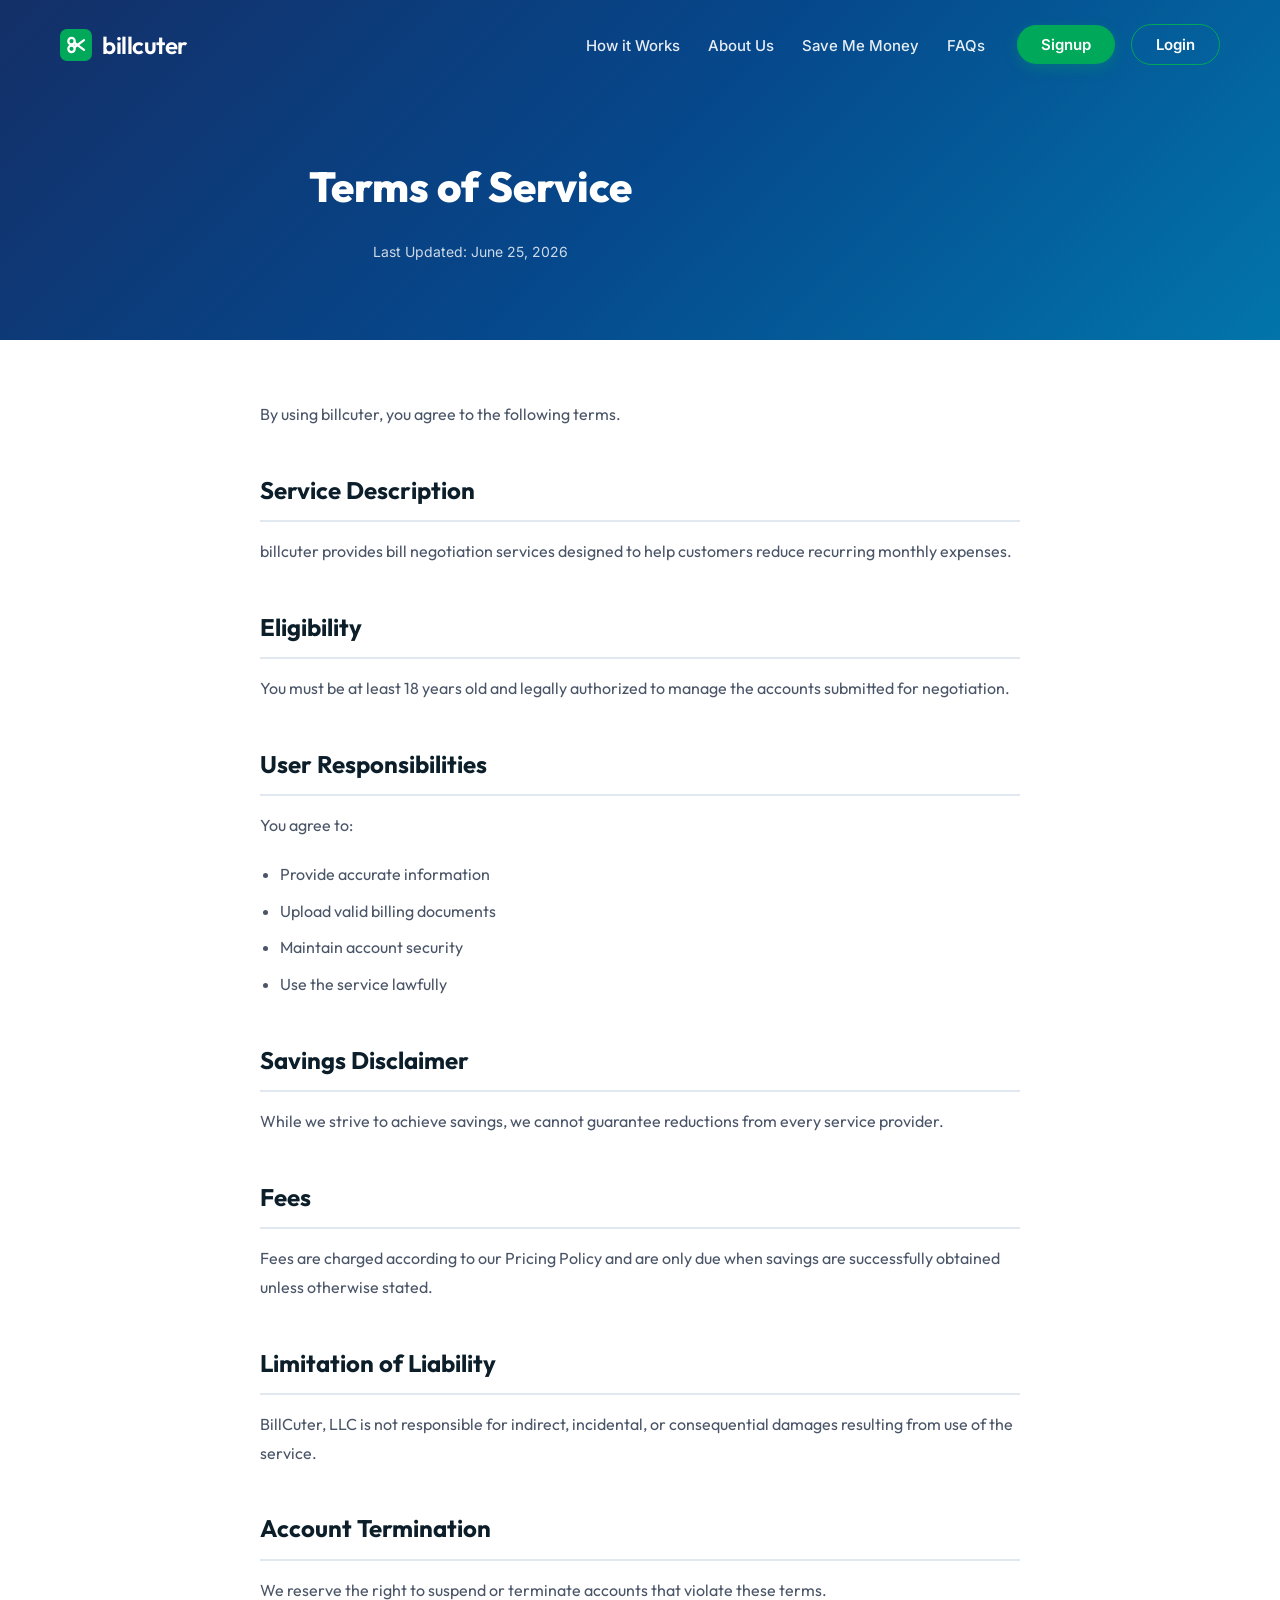
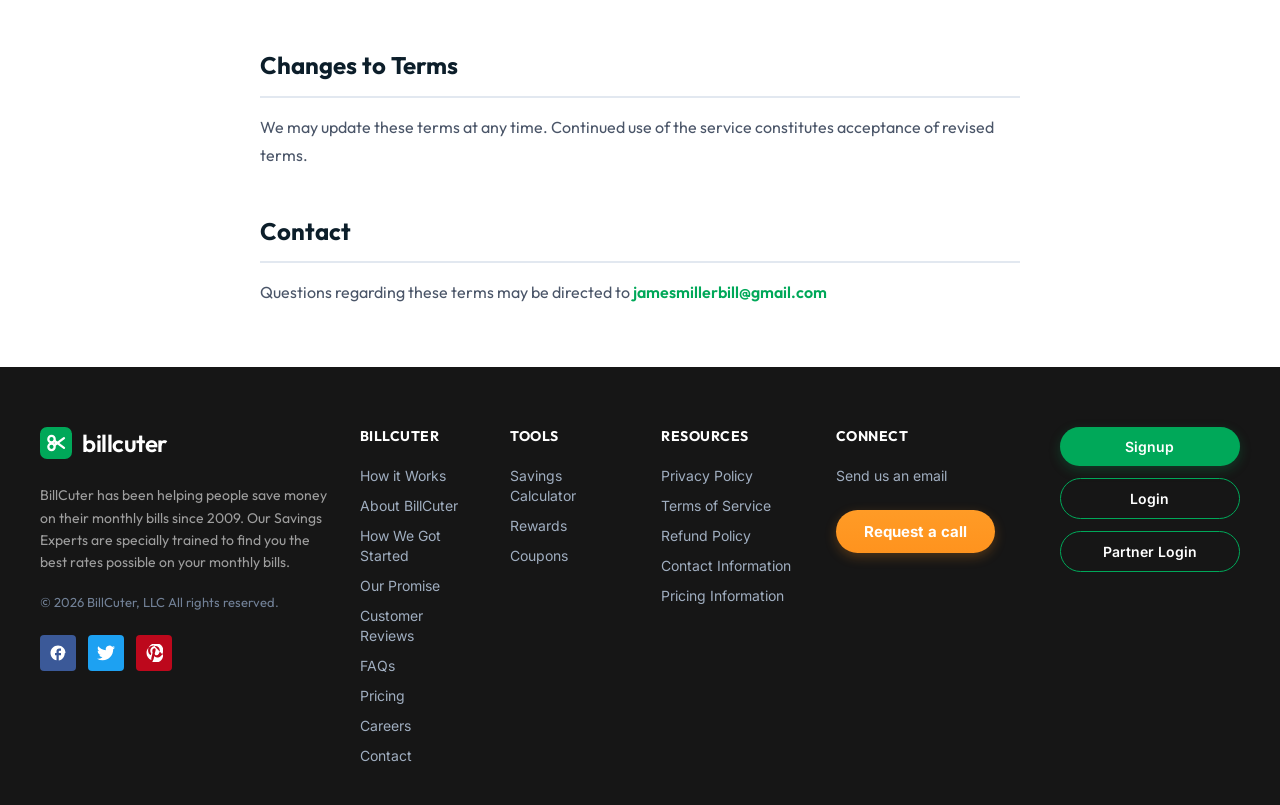
<file: terms.html>
<!DOCTYPE html>
<html lang="en">
<head>
  <!-- Google tag (gtag.js) -->
  <script async src="https://www.googletagmanager.com/gtag/js?id=AW-18273162104"></script>
  <script>
    window.dataLayer = window.dataLayer || [];
    function gtag(){dataLayer.push(arguments);}
    gtag('js', new Date());

    gtag('config', 'AW-18273162104');
  </script>
  <meta charset="UTF-8">
  <meta name="viewport" content="width=device-width, initial-scale=1.0">
  <title>Terms of Service - BillCuter</title>
  <meta name="description" content="Terms of Service for BillCuter - Save Money on Your Monthly Bills.">
  <link rel="stylesheet" href="style.css?v=999">
</head>
<body>
  <!-- Header -->
  <header>
    <a href="index.html" class="logo-container">
      <!-- Brand Logo Icon -->
      <svg viewBox="0 0 100 100" class="logo-icon-svg" style="width: 32px; height: 32px;">
        <rect x="0" y="0" width="100" height="100" rx="22" fill="var(--primary-green)"></rect>
        <circle cx="36" cy="38" r="10" stroke="white" stroke-width="7" fill="none"></circle>
        <circle cx="36" cy="62" r="10" stroke="white" stroke-width="7" fill="none"></circle>
        <line x1="45" y1="43" x2="75" y2="65" stroke="white" stroke-width="7" stroke-linecap="round"></line>
        <line x1="45" y1="57" x2="75" y2="35" stroke="white" stroke-width="7" stroke-linecap="round"></line>
        <circle cx="48" cy="50" r="3.5" fill="white"></circle>
      </svg>
      <span class="logo-text">billcuter</span>
    </a>
    
    <nav>
      <ul class="nav-links">
        <li><a href="index.html#how-it-works">How it Works</a></li>
        <li><a href="index.html#about-us">About Us</a></li>
        <li><a href="index.html#save-money">Save Me Money</a></li>
        <li><a href="index.html#faqs">FAQs</a></li>
      </ul>
      <div class="header-buttons">
        <a href="index.html#signup" class="btn btn-signup">Signup</a>
        <a href="index.html#login" class="btn btn-login">Login</a>
      </div>
    </nav>
  </header>

  <!-- Page Hero -->
  <section class="static-page-hero">
    <div class="hero-overlay"></div>
    <div class="hero-content" style="margin-top: 0;">
      <h1 class="static-page-title" style="font-size: 42px; font-weight: 800; color: var(--text-white);">Terms of Service</h1>
      <p class="last-updated" style="font-size: 14px; opacity: 0.8; font-family: var(--font-family-secondary); color: var(--text-white); margin-top: 10px;">Last Updated: June 25, 2026</p>
    </div>
  </section>

  <!-- Main Content Area -->
  <main class="static-page-content">
    <p>By using billcuter, you agree to the following terms.</p>

    <h2>Service Description</h2>
    <p>billcuter provides bill negotiation services designed to help customers reduce recurring monthly expenses.</p>

    <h2>Eligibility</h2>
    <p>You must be at least 18 years old and legally authorized to manage the accounts submitted for negotiation.</p>

    <h2>User Responsibilities</h2>
    <p>You agree to:</p>
    <ul>
      <li>Provide accurate information</li>
      <li>Upload valid billing documents</li>
      <li>Maintain account security</li>
      <li>Use the service lawfully</li>
    </ul>

    <h2>Savings Disclaimer</h2>
    <p>While we strive to achieve savings, we cannot guarantee reductions from every service provider.</p>

    <h2>Fees</h2>
    <p>Fees are charged according to our Pricing Policy and are only due when savings are successfully obtained unless otherwise stated.</p>

    <h2>Limitation of Liability</h2>
    <p>BillCuter, LLC is not responsible for indirect, incidental, or consequential damages resulting from use of the service.</p>

    <h2>Account Termination</h2>
    <p>We reserve the right to suspend or terminate accounts that violate these terms.</p>

    <h2>Changes to Terms</h2>
    <p>We may update these terms at any time. Continued use of the service constitutes acceptance of revised terms.</p>

    <h2>Contact</h2>
    <p>Questions regarding these terms may be directed to <a href="mailto:jamesmillerbill@gmail.com" style="color: var(--primary-green); font-weight: 600; text-decoration: none;">jamesmillerbill@gmail.com</a></p>
  </main>

  <!-- Footer -->
  <footer>
    <div class="footer-container">
      <!-- Column 1: Brand/About & Socials -->
      <div class="footer-col brand-col">
        <a href="index.html" class="logo-container">
          <!-- Brand Logo Icon -->
          <svg viewBox="0 0 100 100" class="logo-icon-svg" style="width: 32px; height: 32px;">
            <rect x="0" y="0" width="100" height="100" rx="22" fill="var(--primary-green)"></rect>
            <circle cx="36" cy="38" r="10" stroke="white" stroke-width="7" fill="none"></circle>
            <circle cx="36" cy="62" r="10" stroke="white" stroke-width="7" fill="none"></circle>
            <line x1="45" y1="43" x2="75" y2="65" stroke="white" stroke-width="7" stroke-linecap="round"></line>
            <line x1="45" y1="57" x2="75" y2="35" stroke="white" stroke-width="7" stroke-linecap="round"></line>
            <circle cx="48" cy="50" r="3.5" fill="white"></circle>
          </svg>
          <span class="logo-text">billcuter</span>
        </a>
        <p class="footer-desc">BillCuter has been helping people save money on their monthly bills since 2009. Our Savings Experts are specially trained to find you the best rates possible on your monthly bills.</p>
        <p class="footer-copyright">&copy; 2026 BillCuter, LLC All rights reserved.</p>
        <div class="footer-socials">
          <a href="#" class="social-btn facebook" aria-label="Facebook">
            <svg viewBox="0 0 24 24" width="18" height="18" fill="currentColor">
              <path d="M22 12c0-5.52-4.48-10-10-10S2 6.48 2 12c0 4.84 3.44 8.87 8 9.8V15H8v-3h2V9.5C10 7.57 11.57 6 13.5 6H16v3h-2c-.55 0-1 .45-1 1v2h3v3h-3v6.95c4.56-.93 8-4.96 8-9.75z"/>
            </svg>
          </a>
          <a href="#" class="social-btn twitter" aria-label="Twitter">
            <svg viewBox="0 0 24 24" width="18" height="18" fill="currentColor">
              <path d="M23.953 4.57a10 10 0 01-2.825.775 4.958 4.958 0 002.163-2.723c-.951.555-2.005.959-3.127 1.184a4.92 4.92 0 00-8.384 4.482C7.69 8.095 4.067 6.13 1.64 3.162a4.822 4.822 0 00-.666 2.475c0 1.71.87 3.213 2.188 4.096a4.904 4.904 0 01-2.228-.616v.06a4.923 4.923 0 003.946 4.827 4.996 4.996 0 01-2.212.085 4.936 4.936 0 004.604 3.417 9.867 9.867 0 01-6.102 2.105c-.39 0-.779-.023-1.17-.067a13.995 13.995 0 007.557 2.209c9.053 0 13.998-7.496 13.998-13.985 0-.21 0-.42-.015-.63A9.935 9.935 0 0024 4.59z"/>
            </svg>
          </a>
          <a href="#" class="social-btn pinterest" aria-label="Pinterest">
            <svg viewBox="0 0 24 24" width="18" height="18" fill="currentColor">
              <path d="M12 2C6.48 2 2 6.48 2 12c0 4.27 2.68 7.92 6.47 9.38-.09-.8-.17-2.02.03-2.9l1.69-7.14s-.43-.87-.43-2.15c0-2.01 1.17-3.52 2.62-3.52 1.24 0 1.84.93 1.84 2.04 0 1.24-.79 3.1-1.2 4.82-.34 1.45.73 2.63 2.16 2.63 2.59 0 4.59-2.73 4.59-6.68 0-3.49-2.51-5.94-6.09-5.94-4.15 0-6.6 3.12-6.6 6.35 0 1.26.48 2.6 1.09 3.35.12.15.14.28.1.43l-.43 1.76c-.07.28-.23.35-.53.21-1.97-.92-3.2-3.8-3.2-6.12 0-4.99 3.62-9.56 10.45-9.56 5.48 0 9.75 3.91 9.75 9.14 0 5.45-3.44 9.84-8.21 9.84-1.6 0-3.11-.83-3.63-1.81l-.99 3.77c-.36 1.37-1.33 3.09-1.98 4.15 1.5.46 3.09.71 4.74.71 5.52 0 10-4.48 10-10S17.52 2c12 0 12 0 12 0z"/>
            </svg>
          </a>
        </div>
      </div>

      <!-- Column 2: BillCuter Links -->
      <div class="footer-col">
        <h3>BILLCUTER</h3>
        <ul>
          <li><a href="index.html#how-it-works">How it Works</a></li>
          <li><a href="index.html#about-us">About BillCuter</a></li>
          <li><a href="index.html#how-we-got-started">How We Got Started</a></li>
          <li><a href="index.html#our-promise">Our Promise</a></li>
          <li><a href="index.html#reviews">Customer Reviews</a></li>
          <li><a href="index.html#faqs">FAQs</a></li>
          <li><a href="index.html#pricing">Pricing</a></li>
          <li><a href="index.html#careers">Careers</a></li>
          <li><a href="index.html#contact">Contact</a></li>
        </ul>
      </div>

      <!-- Column 3: Tools Links -->
      <div class="footer-col">
        <h3>TOOLS</h3>
        <ul>
          <li><a href="index.html#calculator">Savings Calculator</a></li>
          <li><a href="index.html#rewards">Rewards</a></li>
          <li><a href="index.html#coupons">Coupons</a></li>
        </ul>
      </div>

      <!-- Column 4: Resources Links -->
      <div class="footer-col">
        <h3>RESOURCES</h3>
        <ul>
          <li><a href="privacy.html">Privacy Policy</a></li>
          <li><a href="terms.html">Terms of Service</a></li>
          <li><a href="refund.html">Refund Policy</a></li>
          <li><a href="contact.html">Contact Information</a></li>
          <li><a href="pricing.html">Pricing Information</a></li>
        </ul>
      </div>

      <!-- Column 5: Connect Link & Call CTA -->
      <div class="footer-col connect-col">
        <h3>CONNECT</h3>
        <ul>
          <li><a href="mailto:info@billcuter.com">Send us an email</a></li>
        </ul>
        <a href="index.html#request-call" class="btn btn-request-call">Request a call</a>
      </div>

      <!-- Column 6: Action Buttons -->
      <div class="footer-col actions-col">
        <a href="index.html#signup" class="btn btn-footer-action btn-signup-footer">Signup</a>
        <a href="index.html#login" class="btn btn-footer-action btn-login-footer">Login</a>
        <a href="index.html#partner-login" class="btn btn-footer-action btn-partner-footer">Partner Login</a>
      </div>
    </div>
  </footer>

  <!-- Registration Modal -->
  <div class="modal-overlay" id="registerModal" style="display: none;">
    <div class="modal-card">
      <button class="modal-close" id="closeRegisterModal" aria-label="Close modal">&times;</button>
      <div class="modal-header">
        <!-- Logo -->
        <div class="logo-container">
          <svg viewBox="0 0 100 100" class="logo-icon-svg" style="width: 32px; height: 32px;">
            <rect x="0" y="0" width="100" height="100" rx="22" fill="var(--primary-green)"></rect>
            <circle cx="36" cy="38" r="10" stroke="white" stroke-width="7" fill="none"></circle>
            <circle cx="36" cy="62" r="10" stroke="white" stroke-width="7" fill="none"></circle>
            <line x1="45" y1="43" x2="75" y2="65" stroke="white" stroke-width="7" stroke-linecap="round"></line>
            <line x1="45" y1="57" x2="75" y2="35" stroke="white" stroke-width="7" stroke-linecap="round"></line>
            <circle cx="48" cy="50" r="3.5" fill="white"></circle>
          </svg>
          <span class="logo-text">billcuter</span>
        </div>
        <h2 class="modal-title">Create Your Account</h2>
        <p class="modal-subtitle">Start saving on your monthly bills today.</p>
      </div>
      
      <form class="modal-form" id="registerForm">
        <!-- Full Name -->
        <div class="form-group">
          <label for="regFullName">Full Name</label>
          <div class="input-wrapper">
            <svg class="input-icon" viewBox="0 0 24 24" width="18" height="18" fill="none" stroke="currentColor" stroke-width="2">
              <path d="M20 21v-2a4 4 0 0 0-4-4H8a4 4 0 0 0-4 4v2"/>
              <circle cx="12" cy="7" r="4"/>
            </svg>
            <input type="text" id="regFullName" placeholder="Enter your full name" required>
          </div>
        </div>

        <!-- Email -->
        <div class="form-group">
          <label for="regEmail">Email Address</label>
          <div class="input-wrapper">
            <svg class="input-icon" viewBox="0 0 24 24" width="18" height="18" fill="none" stroke="currentColor" stroke-width="2">
              <path d="M4 4h16c1.1 0 2 .9 2 2v12c0 1.1-.9 2-2 2H4c-1.1 0-2-.9-2-2V6c0-1.1.9-2 2-2z"/>
              <polyline points="22,6 12,13 2,6"/>
            </svg>
            <input type="email" id="regEmail" placeholder="Enter your email" required>
          </div>
        </div>

        <!-- Phone Number -->
        <div class="form-group">
          <label for="regPhone">Phone Number</label>
          <div class="input-wrapper">
            <svg class="input-icon" viewBox="0 0 24 24" width="18" height="18" fill="none" stroke="currentColor" stroke-width="2">
              <path d="M22 16.92v3a2 2 0 0 1-2.18 2 19.79 19.79 0 0 1-8.63-3.07 19.5 19.5 0 0 1-6-6 19.79 19.79 0 0 1-3.07-8.67A2 2 0 0 1 4.11 2h3a2 2 0 0 1 2 1.72 12.84 12.84 0 0 0 .7 2.81 2 2 0 0 1-.45 2.11L8.09 9.91a16 16 0 0 0 6 6l1.27-1.27a2 2 0 0 1 2.11-.45 12.84 12.84 0 0 0 2.81.7A2 2 0 0 1 22 16.92z"/>
            </svg>
            <input type="tel" id="regPhone" placeholder="Enter your phone number" required>
          </div>
        </div>

        <!-- Password -->
        <div class="form-group">
          <label for="regPassword">Create a Password</label>
          <div class="input-wrapper">
            <svg class="input-icon" viewBox="0 0 24 24" width="18" height="18" fill="none" stroke="currentColor" stroke-width="2">
              <rect x="3" y="11" width="18" height="11" rx="2" ry="2"/>
              <path d="M7 11V7a5 5 0 0 1 10 0v4"/>
            </svg>
            <input type="password" id="regPassword" placeholder="Create a strong password" required>
          </div>
        </div>

        <button type="submit" class="btn btn-modal-submit">Create Account</button>
      </form>
    </div>
  </div>

  <!-- Success Popup Modal -->
  <div class="modal-overlay" id="successModal" style="display: none;">
    <div class="modal-card success-card">
      <div class="success-icon-wrapper">
        <svg viewBox="0 0 24 24" width="48" height="48" fill="none" stroke="var(--primary-green)" stroke-width="3" stroke-linecap="round" stroke-linejoin="round">
          <polyline points="20 6 9 17 4 12"/>
        </svg>
      </div>
      <h2 class="modal-title">Registration Successful!</h2>
      <p class="success-message">We will get back to you within 24 hours.</p>
      <button class="btn btn-success-ok" id="closeSuccessModal">OK</button>
    </div>
  </div>

  <script src="script.js?v=1.0.1"></script>
</body>
</html>
</file>
<file: style.css>
@import url('https://fonts.googleapis.com/css2?family=Outfit:wght@300;400;500;600;700;800&family=Inter:wght@300;400;500;600;700&display=swap');

:root {
  --primary-green: #00A859;
  --primary-green-hover: #00904B;
  --primary-orange: #ff931e;
  --primary-orange-hover: #e57d10;
  --bg-dark-slate: #0C1E2A;
  --text-white: #ffffff;
  --text-dark: #2d3748;
  --font-family-primary: 'Outfit', 'Inter', sans-serif;
  --font-family-secondary: 'Inter', sans-serif;
  
  /* Transitions */
  --transition-fast: 0.2s ease;
  --transition-normal: 0.3s ease;
}

* {
  margin: 0;
  padding: 0;
  box-sizing: border-box;
}

body {
  font-family: var(--font-family-primary);
  background-color: #ffffff;
  color: var(--text-dark);
  overflow-x: hidden;
  -webkit-font-smoothing: antialiased;
}

/* Header Styles */
header {
  position: absolute;
  top: 0;
  left: 0;
  width: 100%;
  z-index: 100;
  display: flex;
  justify-content: space-between;
  align-items: center;
  padding: 24px 60px;
  background: transparent;
}

.logo-container {
  display: flex;
  align-items: center;
  gap: 10px;
  text-decoration: none;
  color: var(--text-white);
  font-weight: 700;
  font-size: 24px;
  letter-spacing: -0.5px;
}

.logo-icon {
  width: 32px;
  height: 32px;
  display: flex;
  align-items: center;
  justify-content: center;
}

.logo-text {
  font-family: var(--font-family-primary);
  font-weight: 600;
}

.logo-text span {
  color: var(--text-white);
}

nav {
  display: flex;
  align-items: center;
  gap: 32px;
}

.nav-links {
  display: flex;
  align-items: center;
  gap: 28px;
  list-style: none;
}

.nav-links a {
  text-decoration: none;
  color: var(--text-white);
  font-family: var(--font-family-secondary);
  font-size: 15px;
  font-weight: 500;
  opacity: 0.9;
  transition: var(--transition-fast);
}

.nav-links a:hover {
  opacity: 1;
  text-shadow: 0 0 10px rgba(255, 255, 255, 0.4);
}

.header-buttons {
  display: flex;
  align-items: center;
  gap: 16px;
}

.btn {
  display: inline-flex;
  align-items: center;
  justify-content: center;
  padding: 10px 24px;
  border-radius: 50px;
  font-family: var(--font-family-secondary);
  font-size: 15px;
  font-weight: 600;
  text-decoration: none;
  cursor: pointer;
  transition: all var(--transition-normal);
}

.btn-signup {
  background-color: var(--primary-green);
  color: var(--text-white);
  border: none;
  box-shadow: 0 4px 14px rgba(0, 168, 89, 0.3);
}

.btn-signup:hover {
  background-color: var(--primary-green-hover);
  transform: translateY(-2px);
  box-shadow: 0 6px 20px rgba(0, 168, 89, 0.4);
}

.btn-signup:active {
  transform: translateY(0);
}

.btn-login {
  background-color: transparent;
  color: var(--text-white);
  border: 1.5px solid var(--primary-green);
}

.btn-login:hover {
  background-color: var(--primary-green);
  border-color: var(--primary-green);
  transform: translateY(-2px);
  box-shadow: 0 6px 20px rgba(0, 168, 89, 0.3);
}

.btn-login:active {
  transform: translateY(0);
}

/* Hero Section */
.hero {
  position: relative;
  width: 100%;
  min-height: 100vh;
  display: flex;
  flex-direction: column;
  justify-content: center;
  align-items: center;
  text-align: center;
  background-image: url('assets/hero-bg.png');
  background-size: cover;
  background-position: center;
  background-repeat: no-repeat;
  padding: 120px 20px 80px 20px;
  overflow: hidden;
}

.hero-overlay {
  position: absolute;
  top: 0;
  left: 0;
  width: 100%;
  height: 100%;
  background: linear-gradient(135deg, rgba(20, 48, 107, 0.88) 0%, rgba(5, 76, 150, 0.85) 50%, rgba(0, 132, 192, 0.8) 100%);
  z-index: 1;
}

.hero-content {
  position: relative;
  z-index: 2;
  max-width: 900px;
  display: flex;
  flex-direction: column;
  align-items: center;
  gap: 20px;
  margin-top: 40px;
}

.hero-title {
  font-size: 54px;
  font-weight: 800;
  color: var(--text-white);
  font-style: italic;
  line-height: 1.15;
  letter-spacing: -0.5px;
  text-shadow: 0 4px 20px rgba(0, 0, 0, 0.3);
  margin-bottom: 5px;
}

.hero-subtitle {
  font-size: 28px;
  font-weight: 400;
  color: var(--text-white);
  font-style: italic;
  opacity: 0.95;
  text-shadow: 0 2px 10px rgba(0, 0, 0, 0.2);
  margin-bottom: 25px;
}

.hero-cta-container {
  display: flex;
  flex-direction: column;
  align-items: center;
  gap: 12px;
}

.btn-cta {
  background: linear-gradient(180deg, #ff9b26 0%, var(--primary-orange) 100%);
  color: var(--text-white);
  font-size: 24px;
  font-weight: 700;
  padding: 16px 48px;
  border-radius: 50px;
  border: none;
  box-shadow: 0 8px 24px rgba(255, 147, 30, 0.4);
  display: inline-flex;
  align-items: center;
  justify-content: center;
  text-decoration: none;
  cursor: pointer;
  transition: all var(--transition-normal);
}

.btn-cta:hover {
  background: linear-gradient(180deg, #ffa73b 0%, var(--primary-orange-hover) 100%);
  transform: translateY(-3px) scale(1.02);
  box-shadow: 0 12px 30px rgba(255, 147, 30, 0.5);
}

.btn-cta:active {
  transform: translateY(-1px) scale(1);
}

.cta-subtext {
  font-family: var(--font-family-secondary);
  font-size: 14px;
  font-weight: 500;
  color: var(--text-white);
  opacity: 0.85;
}

.hero-bottom-text {
  position: absolute;
  bottom: 40px;
  left: 50%;
  transform: translateX(-50%);
  z-index: 2;
  font-size: 20px;
  font-weight: 500;
  color: var(--text-white);
  opacity: 0.9;
  letter-spacing: 0.5px;
}

/* Chat Widget Button */
.chat-widget {
  position: fixed;
  bottom: 24px;
  right: 24px;
  width: 56px;
  height: 56px;
  background-color: var(--primary-green);
  border-radius: 50%;
  display: flex;
  align-items: center;
  justify-content: center;
  box-shadow: 0 4px 16px rgba(0, 0, 0, 0.25);
  cursor: pointer;
  z-index: 999;
  transition: all var(--transition-normal);
}

.chat-widget:hover {
  transform: scale(1.08) rotate(5deg);
  background-color: var(--primary-green-hover);
  box-shadow: 0 6px 20px rgba(0, 168, 89, 0.4);
}

.chat-widget svg {
  width: 26px;
  height: 26px;
  fill: var(--text-white);
}

/* Featured In Section */
.featured-in {
  background-color: #ffffff;
  padding: 60px 20px;
  display: flex;
  flex-direction: column;
  align-items: center;
  gap: 30px;
  border-bottom: 1px solid #eaeaea;
}

.featured-title {
  font-family: var(--font-family-primary);
  font-size: 18px;
  font-weight: 500;
  color: #718096;
  font-style: italic;
  text-align: center;
}

.logos-container {
  max-width: 1200px;
  width: 100%;
  display: flex;
  justify-content: space-between;
  align-items: center;
  flex-wrap: nowrap;
  gap: 15px;
}

@media (max-width: 1024px) {
  .logos-container {
    flex-wrap: wrap;
    justify-content: center;
    gap: 30px;
  }
}

.logo-item {
  display: flex;
  align-items: center;
  justify-content: center;
  color: #a0aec0; /* Grayscale/mute color */
  transition: all var(--transition-fast);
  cursor: default;
}

.logo-item:hover {
  color: #4a5568; /* Hover effect */
  transform: scale(1.05);
}

/* Logo Specific Typography */
.mens-health .logo-text-mh {
  font-family: 'Impact', 'Arial Black', sans-serif;
  font-size: 20px;
  font-weight: 900;
  letter-spacing: -1px;
}

.lifehacker .logo-text-lh {
  font-family: 'Inter', sans-serif;
  font-size: 20px;
  font-weight: 800;
  letter-spacing: -0.8px;
}

.forbes .logo-text-fb {
  font-family: 'Georgia', serif;
  font-size: 22px;
  font-weight: 900;
  letter-spacing: -1px;
}

.real-simple {
  flex-direction: column;
  line-height: 1;
}
.real-simple .logo-text-rs {
  font-family: 'Inter', sans-serif;
  font-size: 13px;
  font-weight: 700;
  letter-spacing: 1.5px;
}
.real-simple .logo-sub-rs {
  font-family: 'Inter', sans-serif;
  font-size: 6px;
  font-weight: 600;
  letter-spacing: 0.8px;
  margin-top: 1px;
}

.abc-news {
  gap: 5px;
}
.abc-news .abc-circle {
  width: 26px;
  height: 26px;
  fill: currentColor;
}
.abc-news .abc-text-group {
  display: flex;
  flex-direction: column;
  line-height: 0.95;
}
.abc-news .abc-title {
  font-family: 'Inter', sans-serif;
  font-size: 11px;
  font-weight: 800;
  letter-spacing: 0.4px;
}
.abc-news .abc-subtitle {
  font-family: 'Inter', sans-serif;
  font-size: 5px;
  font-weight: 700;
  letter-spacing: 0.1px;
}

.fox-business .fox-border {
  border: 1.5px solid currentColor;
  padding: 1px 5px;
  border-radius: 3px;
  display: flex;
  flex-direction: column;
  align-items: center;
  line-height: 1;
}
.fox-business .fox-title {
  font-family: 'Impact', 'Arial Black', sans-serif;
  font-size: 15px;
  letter-spacing: 0.4px;
}
.fox-business .fox-subtitle {
  font-family: 'Inter', sans-serif;
  font-size: 6px;
  font-weight: 800;
  letter-spacing: 0.4px;
  border-top: 1px solid currentColor;
  padding-top: 1px;
  width: 100%;
  text-align: center;
}

.gma {
  flex-direction: column;
  line-height: 0.95;
}
.gma .gma-title {
  font-family: 'Impact', 'Arial Black', sans-serif;
  font-size: 9px;
  letter-spacing: 0.8px;
  font-style: italic;
}
.gma .gma-subtitle {
  font-family: 'Impact', 'Arial Black', sans-serif;
  font-size: 10px;
  letter-spacing: 1.2px;
  font-style: italic;
  border-top: 1.2px solid currentColor;
  padding-top: 1px;
}

.yahoo {
  flex-direction: column;
  line-height: 1;
}
.yahoo .yahoo-title {
  font-family: 'Inter', sans-serif;
  font-weight: 900;
  font-size: 17px;
  font-style: italic;
  letter-spacing: -0.4px;
}
.yahoo .yahoo-subtitle {
  font-family: 'Inter', sans-serif;
  font-weight: 700;
  font-size: 7px;
  letter-spacing: 0.8px;
  text-align: center;
  width: 100%;
}

.nyt .nyt-text {
  font-family: 'Georgia', serif;
  font-size: 18px;
  font-weight: 900;
  font-style: italic;
  letter-spacing: -0.6px;
}

/* Monica & Ryan Savings Section */
.monica-ryan {
  background-color: var(--primary-green);
  background: var(--primary-green) repeating-linear-gradient(45deg, rgba(255,255,255,0.03), rgba(255,255,255,0.03) 15px, transparent 15px, transparent 30px);
  padding: 80px 20px;
  width: 100%;
  display: flex;
  justify-content: center;
  align-items: center;
}

.monica-ryan-container {
  max-width: 1200px;
  width: 100%;
  display: flex;
  flex-direction: column;
  align-items: center;
  gap: 32px;
}

.monica-ryan-title {
  font-family: var(--font-family-primary);
  font-size: 40px;
  font-weight: 800;
  color: var(--text-white);
  text-align: center;
}

.monica-ryan-subtitle {
  font-family: var(--font-family-primary);
  font-size: 24px;
  font-weight: 500;
  font-style: italic;
  color: var(--text-white);
  text-align: center;
  opacity: 0.95;
  margin-top: -10px;
}

.savings-card {
  background-color: var(--text-white);
  border-radius: 24px;
  box-shadow: 0 15px 45px rgba(0, 0, 0, 0.15);
  width: 100%;
  max-width: 1050px;
  padding: 48px;
  display: flex;
  gap: 48px;
  align-items: center;
}

/* Video Column */
.savings-video-container {
  flex: 1.1;
  display: flex;
  flex-direction: column;
  align-items: center;
  gap: 20px;
}

.video-thumbnail-wrapper {
  position: relative;
  width: 100%;
  border-radius: 16px;
  overflow: hidden;
  box-shadow: 0 8px 24px rgba(0, 0, 0, 0.12);
  aspect-ratio: 16 / 9;
}

.video-thumbnail {
  width: 100%;
  height: 100%;
  object-fit: cover;
  display: block;
}

.play-button {
  position: absolute;
  top: 50%;
  left: 50%;
  transform: translate(-50%, -50%);
  width: 72px;
  height: 72px;
  border-radius: 50%;
  background-color: rgba(255, 255, 255, 0.2);
  border: 3.5px solid var(--text-white);
  color: var(--text-white);
  display: flex;
  align-items: center;
  justify-content: center;
  cursor: pointer;
  backdrop-filter: blur(4px);
  transition: all var(--transition-normal);
  z-index: 10;
}

.play-button svg {
  margin-left: 5px; /* Visual centering adjustment for triangle */
  width: 32px;
  height: 32px;
}

.play-button:hover {
  transform: translate(-50%, -50%) scale(1.08);
  background-color: var(--text-white);
  color: var(--primary-green);
  box-shadow: 0 0 25px rgba(255, 255, 255, 0.6);
}

.abc-logo-wrapper {
  display: flex;
  align-items: center;
  gap: 10px;
  color: #2D3748;
}

.abc-logo-text {
  display: flex;
  flex-direction: column;
  line-height: 0.95;
}

.abc-main {
  font-family: 'Inter', sans-serif;
  font-size: 15px;
  font-weight: 800;
  letter-spacing: 0.5px;
}

.abc-sub {
  font-family: 'Inter', sans-serif;
  font-size: 7px;
  font-weight: 700;
  letter-spacing: 0.2px;
  color: #718096;
}

/* Table Column */
.savings-breakdown {
  flex: 0.9;
  display: flex;
  flex-direction: column;
  gap: 20px;
}

.breakdown-title {
  font-family: var(--font-family-primary);
  font-size: 32px;
  font-weight: 800;
  font-style: italic;
  color: var(--primary-green);
}

.breakdown-table {
  width: 100%;
  border-collapse: collapse;
}

.breakdown-table tr {
  border-bottom: 1px solid #E2E8F0;
}

.breakdown-table td {
  padding: 14px 0;
  font-family: var(--font-family-secondary);
  font-size: 16px;
  font-weight: 600;
  color: #4A5568;
}

.breakdown-table td.amount {
  text-align: right;
  color: var(--primary-green);
  font-weight: 700;
}

.breakdown-table tr.total-row {
  border-bottom: none;
}

.breakdown-table tr.total-row td {
  padding-top: 24px;
}

.breakdown-table tr.total-row td.savings-label {
  font-family: var(--font-family-primary);
  font-size: 28px;
  font-weight: 800;
  font-style: italic;
  color: var(--primary-green);
}

.breakdown-table tr.total-row td.total-amount {
  font-family: var(--font-family-primary);
  font-size: 28px;
  font-weight: 800;
  color: var(--primary-green);
  text-align: right;
}

/* Responsive Additions */
@media (max-width: 900px) {
  .savings-card {
    flex-direction: column;
    padding: 32px;
    gap: 32px;
  }
  .savings-video-container, .savings-breakdown {
    width: 100%;
    flex: none;
  }
  .monica-ryan-title {
    font-size: 32px;
  }
  .monica-ryan-subtitle {
    font-size: 20px;
  }
}

/* Process Steps Section */
.process-steps {
  background-color: var(--primary-green);
  background: var(--primary-green) repeating-linear-gradient(45deg, rgba(255,255,255,0.03), rgba(255,255,255,0.03) 15px, transparent 15px, transparent 30px);
  padding: 40px 20px 100px 20px;
  width: 100%;
  display: flex;
  justify-content: center;
  align-items: center;
  border-top: none; /* Make transition from Monica & Ryan seamless */
}

.process-container {
  max-width: 1200px;
  width: 100%;
  display: flex;
  flex-direction: column;
  align-items: center;
  gap: 48px;
}

.process-title {
  font-family: var(--font-family-primary);
  font-size: 38px;
  font-weight: 800;
  color: var(--text-white);
  text-align: center;
}

.process-subtitle {
  font-family: var(--font-family-primary);
  font-size: 24px;
  font-weight: 500;
  color: var(--text-white);
  text-align: center;
  opacity: 0.95;
  margin-top: -10px;
}

.steps-grid {
  display: grid;
  grid-template-columns: repeat(3, 1fr);
  gap: 40px;
  width: 100%;
  max-width: 1100px;
  margin-top: 20px;
}

.step-card {
  display: flex;
  flex-direction: column;
  align-items: center;
  text-align: center;
  gap: 18px;
  color: var(--text-white);
}

.step-icon-wrapper {
  width: 84px;
  height: 84px;
  display: flex;
  align-items: center;
  justify-content: center;
  transition: transform var(--transition-normal);
}

.step-icon-svg {
  width: 72px;
  height: 72px;
  stroke: var(--text-white);
  fill: none;
}

.step-card-title {
  font-family: var(--font-family-primary);
  font-size: 24px;
  font-weight: 700;
  line-height: 1.25;
}

.step-card-desc {
  font-family: var(--font-family-secondary);
  font-size: 15px;
  font-weight: 400;
  line-height: 1.6;
  opacity: 0.9;
  max-width: 290px;
}

/* Hover effect on cards */
.step-card:hover .step-icon-wrapper {
  transform: translateY(-5px) scale(1.05);
}

/* Responsive Additions */
@media (max-width: 900px) {
  .steps-grid {
    grid-template-columns: 1fr;
    gap: 48px;
  }
  .step-card-desc {
    max-width: 400px;
  }
  .process-title {
    font-size: 30px;
  }
  .process-subtitle {
    font-size: 20px;
  }
}

/* Testimonials Section */
.testimonials {
  background-color: #F3F4F6;
  padding: 80px 0 60px 0;
  width: 100%;
  overflow: hidden;
}

.testimonials-container {
  width: 100%;
  display: flex;
  flex-direction: column;
  align-items: center;
}

.testimonials-title {
  font-family: var(--font-family-primary);
  font-size: 38px;
  font-weight: 800;
  color: var(--text-dark);
  text-align: center;
  margin-bottom: 48px;
  padding: 0 20px;
}

.carousel-viewport {
  width: 100%;
  overflow: hidden;
  position: relative;
  display: flex;
  justify-content: flex-start;
  padding: 10px 0 40px 0;
}

.carousel-track {
  display: flex;
  gap: 32px;
  transition: transform 0.5s cubic-bezier(0.25, 0.46, 0.45, 0.94);
  /* The track will be shifted by JavaScript */
}

.testimonial-card {
  flex: 0 0 540px;
  background-color: var(--text-white);
  border-radius: 24px;
  padding: 44px 48px;
  display: flex;
  flex-direction: column;
  align-items: center;
  text-align: center;
  gap: 20px;
  box-shadow: 0 8px 30px rgba(0, 0, 0, 0.04);
  transform: scale(0.94);
  opacity: 0.5;
  transition: all 0.5s cubic-bezier(0.25, 0.46, 0.45, 0.94);
}

.testimonial-card.active {
  transform: scale(1);
  opacity: 1;
  box-shadow: 0 18px 48px rgba(0, 0, 0, 0.12);
}

.testimonials .stars {
  color: var(--primary-orange);
  font-size: 26px;
  letter-spacing: 4px;
  line-height: 1;
}

.quote-title {
  font-family: var(--font-family-primary);
  font-size: 28px;
  font-weight: 500;
  font-style: italic;
  color: #2D3748;
  line-height: 1.2;
}

.quote-body {
  font-family: var(--font-family-secondary);
  font-size: 16px;
  font-style: italic;
  line-height: 1.7;
  color: #4A5568;
  font-weight: 500;
}

.quote-author {
  font-family: var(--font-family-primary);
  font-size: 16px;
  font-weight: 700;
  color: #1A202C;
  letter-spacing: 0.5px;
}

.carousel-dots {
  display: flex;
  gap: 12px;
  margin-top: 24px;
  justify-content: center;
}

.carousel-dots .dot {
  display: inline-block;
  width: 12px;
  height: 12px;
  border-radius: 50%;
  border: 2px solid var(--primary-orange);
  cursor: pointer;
  background-color: transparent;
  transition: all var(--transition-fast);
}

.carousel-dots .dot.active {
  background-color: var(--primary-orange);
}

/* Responsive Additions */
@media (max-width: 768px) {
  .testimonial-card {
    flex: 0 0 340px;
    padding: 32px 24px;
    gap: 16px;
  }
  .quote-title {
    font-size: 22px;
  }
  .quote-body {
    font-size: 14px;
  }
  .testimonials-title {
    font-size: 28px;
    margin-bottom: 32px;
  }
}

/* Sunset CTA Section */
.sunset-cta {
  position: relative;
  width: 100%;
  height: 380px;
  background-image: url('assets/cta-bg-v2.png?v=999');
  background-size: cover;
  background-position: center;
  display: flex;
  align-items: center;
  justify-content: center;
  overflow: hidden;
}

.sunset-cta-overlay {
  position: absolute;
  top: 0;
  left: 0;
  width: 100%;
  height: 100%;
  background: linear-gradient(180deg, rgba(12, 30, 42, 0.35) 0%, rgba(12, 30, 42, 0.65) 100%);
  z-index: 1;
}

.sunset-cta-content {
  position: relative;
  z-index: 2;
  display: flex;
  flex-direction: column;
  align-items: center;
  gap: 24px;
  text-align: center;
}

.sunset-cta-title {
  font-family: var(--font-family-primary);
  font-size: 38px;
  font-weight: 700;
  color: var(--text-white);
  text-shadow: 0 4px 15px rgba(0, 0, 0, 0.4);
  max-width: 850px;
  padding: 0 20px;
  line-height: 1.25;
}

@media (max-width: 768px) {
  .sunset-cta {
    height: 300px;
  }
  .sunset-cta-title {
    font-size: 28px;
  }
}

@media (max-width: 1024px) {
  header {
    padding: 20px 40px;
  }
  .hero-title {
    font-size: 44px;
  }
  .hero-subtitle {
    font-size: 24px;
  }
}

@media (max-width: 768px) {
  header {
    padding: 16px 24px;
  }
  nav {
    display: none; /* Mobile menu can be added if requested */
  }
  .hero-title {
    font-size: 36px;
  }
  .hero-subtitle {
    font-size: 20px;
  }
  .btn-cta {
    font-size: 20px;
    padding: 12px 36px;
  }
  .hero-bottom-text {
    font-size: 16px;
    bottom: 24px;
    width: 90%;
  }
}

/* Footer Section */
footer {
  background-color: #161616;
  padding: 60px 40px 40px 40px;
  color: #a0aec0;
  width: 100%;
}

.footer-container {
  max-width: 1200px;
  margin: 0 auto;
  display: grid;
  grid-template-columns: 2.4fr 1fr 1fr 1.2fr 1.5fr 1.6fr;
  gap: 30px;
}

.footer-col {
  display: flex;
  flex-direction: column;
  gap: 15px;
}

.footer-col.brand-col {
  gap: 20px;
}

.footer-col.brand-col .logo-container {
  margin-bottom: 5px;
}

.footer-col.brand-col .logo-text {
  color: #ffffff;
}

.footer-desc {
  font-size: 14px;
  line-height: 1.6;
  color: #9e9e9e;
  max-width: 320px;
}

.footer-copyright {
  font-size: 13px;
  color: #718096;
}

.footer-socials {
  display: flex;
  gap: 12px;
  margin-top: 5px;
}

.social-btn {
  display: inline-flex;
  align-items: center;
  justify-content: center;
  width: 36px;
  height: 36px;
  border-radius: 4px;
  color: #ffffff;
  text-decoration: none;
  transition: transform var(--transition-fast), filter var(--transition-fast);
}

.social-btn:hover {
  transform: translateY(-3px);
  filter: brightness(1.15);
}

.social-btn.facebook {
  background-color: #3b5998;
}

.social-btn.twitter {
  background-color: #1da1f2;
}

.social-btn.pinterest {
  background-color: #bd081c;
}

.footer-col h3 {
  color: #ffffff;
  font-size: 14px;
  font-weight: 700;
  letter-spacing: 0.5px;
  margin-bottom: 5px;
  text-transform: uppercase;
}

.footer-col ul {
  list-style: none;
  display: flex;
  flex-direction: column;
  gap: 10px;
}

.footer-col ul li a {
  color: #a0aec0;
  font-size: 14px;
  text-decoration: none;
  font-family: var(--font-family-secondary);
  transition: color var(--transition-fast);
}

.footer-col ul li a:hover {
  color: var(--primary-green);
}

.btn-request-call {
  align-self: flex-start;
  background: linear-gradient(180deg, #ff9b26 0%, var(--primary-orange) 100%);
  color: #ffffff;
  font-size: 15px;
  font-weight: 700;
  padding: 12px 28px;
  border-radius: 50px;
  border: none;
  box-shadow: 0 4px 12px rgba(255, 147, 30, 0.25);
  transition: all var(--transition-normal);
  text-decoration: none;
  display: inline-flex;
  align-items: center;
  justify-content: center;
  cursor: pointer;
  margin-top: 10px;
  white-space: nowrap;
}

.btn-request-call:hover {
  background: linear-gradient(180deg, #ffa73b 0%, var(--primary-orange-hover) 100%);
  transform: translateY(-2px);
  box-shadow: 0 6px 18px rgba(255, 147, 30, 0.35);
}

.actions-col {
  display: flex;
  flex-direction: column;
  gap: 12px;
  align-items: flex-end;
}

.btn-footer-action {
  width: 100%;
  max-width: 180px;
  text-align: center;
  padding: 11px 24px;
  font-size: 14px;
  font-weight: 600;
  border-radius: 50px;
  text-decoration: none;
  transition: all var(--transition-normal);
}

.btn-signup-footer {
  background-color: var(--primary-green);
  color: #ffffff;
  border: none;
  box-shadow: 0 4px 12px rgba(0, 168, 89, 0.25);
}

.btn-signup-footer:hover {
  background-color: var(--primary-green-hover);
  transform: translateY(-2px);
  box-shadow: 0 6px 18px rgba(0, 168, 89, 0.35);
}

.btn-login-footer, .btn-partner-footer {
  background-color: transparent;
  color: #ffffff;
  border: 1.5px solid var(--primary-green);
}

.btn-login-footer:hover, .btn-partner-footer:hover {
  background-color: var(--primary-green);
  border-color: var(--primary-green);
  transform: translateY(-2px);
  box-shadow: 0 6px 18px rgba(0, 168, 89, 0.25);
}

/* Responsiveness Media Queries for Footer */
@media (max-width: 1024px) {
  .footer-container {
    grid-template-columns: repeat(3, 1fr);
    gap: 35px;
    padding: 0 20px;
  }
  .actions-col {
    align-items: flex-start;
  }
}

@media (max-width: 768px) {
  footer {
    padding: 50px 20px 30px 20px;
  }
  .footer-container {
    grid-template-columns: 1fr;
    gap: 30px;
    text-align: center;
  }
  .footer-col.brand-col {
    align-items: center;
  }
  .footer-desc {
    max-width: 100%;
  }
  .footer-socials {
    justify-content: center;
  }
  .btn-request-call {
    align-self: center;
  }
  .actions-col {
    align-items: center;
  }
  .btn-footer-action {
    max-width: 220px;
  }
}

/* Modal Overlay & Cards */
.modal-overlay {
  position: fixed;
  top: 0;
  left: 0;
  width: 100%;
  height: 100%;
  background-color: rgba(12, 30, 42, 0.65);
  backdrop-filter: blur(8px);
  -webkit-backdrop-filter: blur(8px);
  z-index: 10000;
  display: flex;
  align-items: center;
  justify-content: center;
  opacity: 0;
  pointer-events: none;
  transition: opacity 0.3s ease;
}

.modal-overlay.active {
  opacity: 1;
  pointer-events: auto;
}

.modal-card {
  background-color: #ffffff;
  width: 90%;
  max-width: 460px;
  border-radius: 20px;
  padding: 40px;
  position: relative;
  box-shadow: 0 20px 40px rgba(0, 0, 0, 0.25);
  transform: scale(0.9);
  transition: transform 0.3s cubic-bezier(0.34, 1.56, 0.64, 1);
  text-align: center;
}

.modal-overlay.active .modal-card {
  transform: scale(1);
}

.modal-close {
  position: absolute;
  top: 20px;
  right: 20px;
  background: none;
  border: none;
  font-size: 28px;
  font-weight: 300;
  color: #a0aec0;
  cursor: pointer;
  line-height: 1;
  transition: color var(--transition-fast);
}

.modal-close:hover {
  color: var(--text-dark);
}

.modal-header {
  display: flex;
  flex-direction: column;
  align-items: center;
  margin-bottom: 28px;
}

.modal-header .logo-container {
  margin-bottom: 10px;
}

.modal-header .logo-text {
  color: var(--text-dark);
}

.modal-title {
  font-size: 24px;
  font-weight: 700;
  color: var(--text-dark);
  margin-top: 10px;
  margin-bottom: 6px;
  letter-spacing: -0.5px;
}

.modal-subtitle {
  font-size: 14px;
  color: #718096;
}

.modal-form {
  display: flex;
  flex-direction: column;
  gap: 18px;
  width: 100%;
}

.form-group {
  display: flex;
  flex-direction: column;
  align-items: flex-start;
  gap: 6px;
  width: 100%;
}

.form-group label {
  font-size: 13px;
  font-weight: 600;
  color: #4a5568;
}

.input-wrapper {
  position: relative;
  width: 100%;
  display: flex;
  align-items: center;
}

.input-wrapper input {
  width: 100%;
  height: 46px;
  padding: 10px 16px 10px 44px;
  border-radius: 10px;
  border: 1.5px solid #e2e8f0;
  font-family: var(--font-family-secondary);
  font-size: 14px;
  color: var(--text-dark);
  outline: none;
  transition: border-color var(--transition-fast), box-shadow var(--transition-fast);
}

.input-wrapper input::placeholder {
  color: #a0aec0;
}

.input-wrapper input:focus {
  border-color: var(--primary-green);
  box-shadow: 0 0 0 3px rgba(0, 168, 89, 0.15);
}

.input-icon {
  position: absolute;
  left: 15px;
  color: #a0aec0;
  pointer-events: none;
  transition: color var(--transition-fast);
}

.input-wrapper input:focus + .input-icon,
.input-wrapper input:focus ~ .input-icon {
  color: var(--primary-green);
}

.btn-modal-submit {
  width: 100%;
  height: 48px;
  border-radius: 50px;
  background: linear-gradient(180deg, #00c86c 0%, var(--primary-green) 100%);
  color: #ffffff;
  font-family: var(--font-family-secondary);
  font-size: 15px;
  font-weight: 600;
  border: none;
  cursor: pointer;
  margin-top: 10px;
  box-shadow: 0 4px 12px rgba(0, 168, 89, 0.25);
  transition: all var(--transition-normal);
}

.btn-modal-submit:hover {
  background: var(--primary-green-hover);
  transform: translateY(-2px);
  box-shadow: 0 6px 18px rgba(0, 168, 89, 0.35);
}

.btn-modal-submit:active {
  transform: translateY(0);
}

/* Success Card Specifics */
.success-card {
  max-width: 400px;
  padding: 40px 30px;
}

.success-icon-wrapper {
  width: 72px;
  height: 72px;
  border-radius: 50%;
  background-color: rgba(0, 168, 89, 0.1);
  display: flex;
  align-items: center;
  justify-content: center;
  margin: 0 auto 20px auto;
}

.success-message {
  font-size: 15px;
  line-height: 1.5;
  color: #4a5568;
  margin-bottom: 24px;
}

.btn-success-ok {
  width: 100%;
  max-width: 140px;
  height: 40px;
  border-radius: 50px;
  background-color: var(--primary-green);
  color: #ffffff;
  font-family: var(--font-family-secondary);
  font-size: 14px;
  font-weight: 600;
  border: none;
  cursor: pointer;
  box-shadow: 0 4px 10px rgba(0, 168, 89, 0.2);
  transition: all var(--transition-normal);
}

.btn-success-ok:hover {
  background-color: var(--primary-green-hover);
  transform: translateY(-2px);
  box-shadow: 0 6px 14px rgba(0, 168, 89, 0.3);
}

.btn-success-ok:active {
  transform: translateY(0);
}

/* FAQ Section Styles */
.faq-section {
  background-color: #ffffff;
  padding: 100px 20px;
  width: 100%;
  display: flex;
  justify-content: center;
}

.faq-container {
  max-width: 800px;
  width: 100%;
  display: flex;
  flex-direction: column;
  align-items: center;
}

.faq-title {
  font-family: var(--font-family-primary);
  font-size: 38px;
  font-weight: 800;
  color: var(--text-dark);
  text-align: center;
  margin-bottom: 12px;
}

.faq-subtitle {
  font-family: var(--font-family-secondary);
  font-size: 16px;
  color: #718096;
  text-align: center;
  margin-bottom: 48px;
}

.faq-list {
  width: 100%;
  display: flex;
  flex-direction: column;
  gap: 16px;
}

.faq-item {
  width: 100%;
  border: 1.5px solid #e2e8f0;
  border-radius: 12px;
  overflow: hidden;
  transition: border-color var(--transition-fast), box-shadow var(--transition-fast);
}

.faq-item:hover {
  border-color: var(--primary-green);
  box-shadow: 0 4px 12px rgba(0, 168, 89, 0.05);
}

.faq-item.active {
  border-color: var(--primary-green);
  box-shadow: 0 4px 16px rgba(0, 168, 89, 0.08);
}

.faq-question {
  width: 100%;
  display: flex;
  justify-content: space-between;
  align-items: center;
  padding: 24px;
  background: none;
  border: none;
  font-family: var(--font-family-primary);
  font-size: 18px;
  font-weight: 700;
  color: var(--text-dark);
  text-align: left;
  cursor: pointer;
  outline: none;
}

.faq-icon {
  color: #a0aec0;
  transition: transform var(--transition-normal), color var(--transition-fast);
}

.faq-item.active .faq-icon {
  transform: rotate(180deg);
  color: var(--primary-green);
}

.faq-answer {
  max-height: 0;
  overflow: hidden;
  transition: max-height 0.3s cubic-bezier(0.4, 0, 0.2, 1), padding 0.3s ease;
  padding: 0 24px;
}

.faq-item.active .faq-answer {
  padding-bottom: 24px;
}

.faq-answer p {
  font-family: var(--font-family-secondary);
  font-size: 15px;
  line-height: 1.7;
  color: #4a5568;
  margin: 0;
}

/* Static Page Layouts */
.static-page-hero {
  position: relative;
  background-color: var(--bg-dark-slate);
  padding: 160px 20px 80px 20px;
  text-align: center;
  color: var(--text-white);
  overflow: hidden;
}

.static-page-hero .hero-overlay {
  position: absolute;
  top: 0;
  left: 0;
  width: 100%;
  height: 100%;
  background: linear-gradient(135deg, rgba(20, 48, 107, 0.95) 0%, rgba(5, 76, 150, 0.9) 50%, rgba(0, 132, 192, 0.85) 100%);
  z-index: 1;
}

.static-page-hero .hero-content {
  position: relative;
  z-index: 2;
}

.static-page-content {
  max-width: 800px;
  margin: 60px auto;
  padding: 0 20px;
  line-height: 1.8;
  color: #4a5568;
}

.static-page-content h2 {
  font-size: 24px;
  font-weight: 700;
  color: var(--bg-dark-slate);
  margin-top: 40px;
  margin-bottom: 15px;
  border-bottom: 2px solid #e2e8f0;
  padding-bottom: 8px;
}

.static-page-content p {
  margin-bottom: 20px;
  font-size: 16px;
}

.static-page-content ul {
  margin-bottom: 20px;
  padding-left: 20px;
}

.static-page-content li {
  margin-bottom: 8px;
  font-size: 16px;
}
</file>
